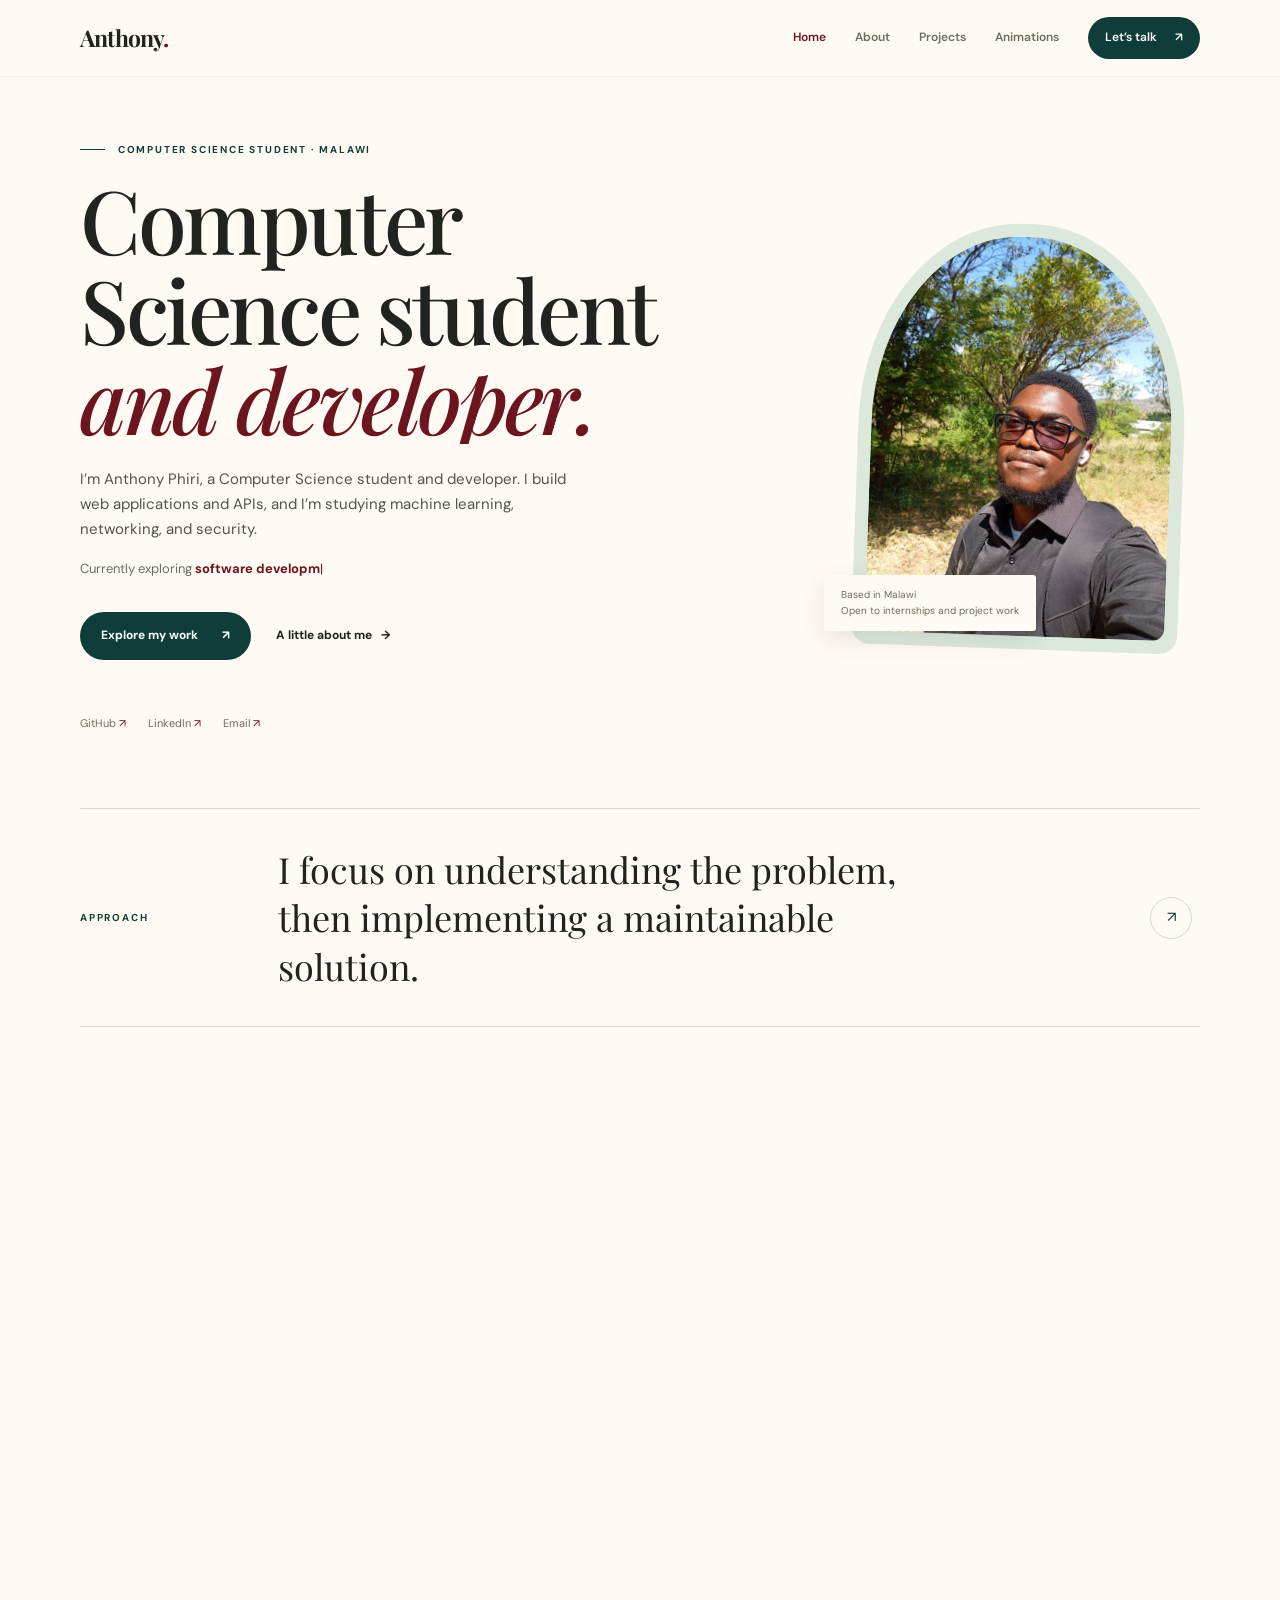
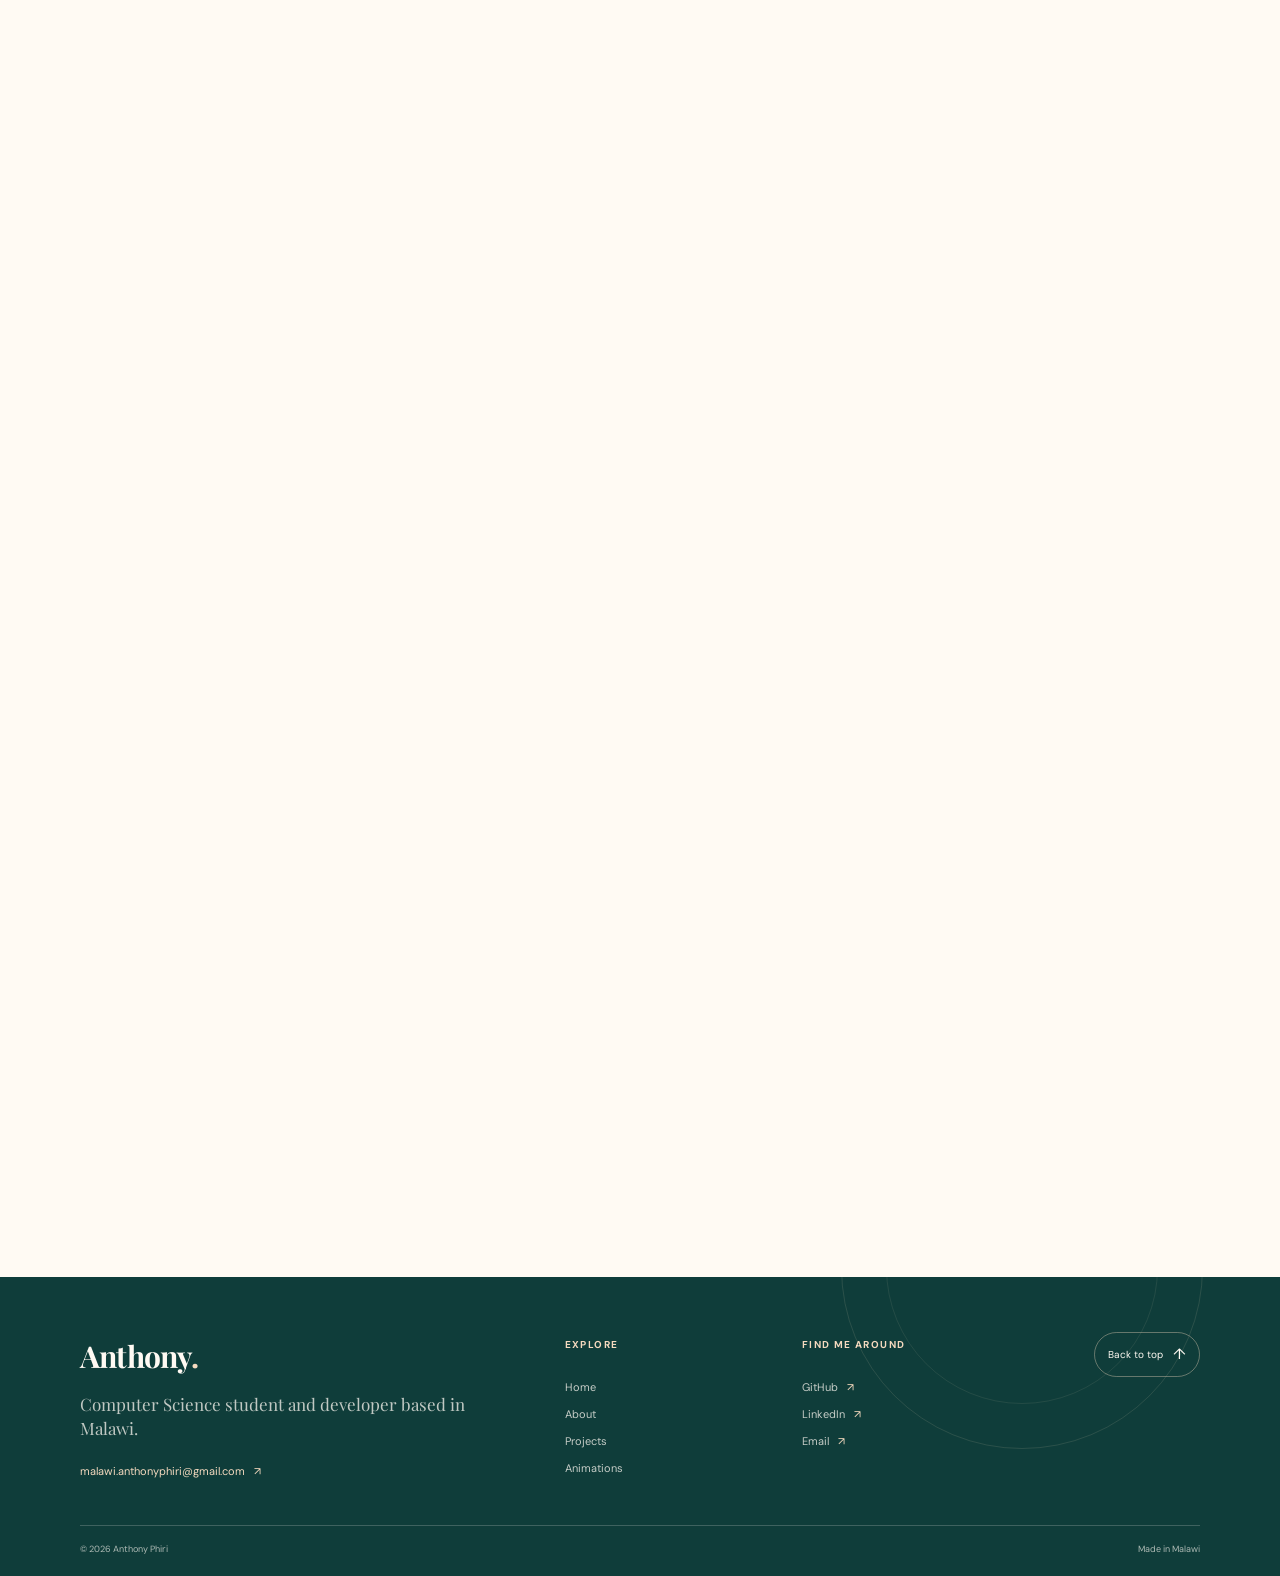
<file: index.html>
<!DOCTYPE html>
<html lang="en">
<head>
    <meta charset="UTF-8">
    <meta name="viewport" content="width=device-width, initial-scale=1.0">
    <meta name="theme-color" content="#f5dabf">
    <meta name="description" content="The portfolio of Anthony Phiri, a Computer Science student and software developer in Malawi.">
    <link rel="preconnect" href="https://fonts.googleapis.com">
    <link rel="preconnect" href="https://fonts.gstatic.com" crossorigin>
    <link href="https://fonts.googleapis.com/css2?family=DM+Sans:wght@400;500;600;700&family=Playfair+Display:ital,wght@0,500;0,600;0,700;1,500;1,600&display=swap" rel="stylesheet">
    <link rel="stylesheet" href="css/style.css">
    <script src="js/script.js" defer></script>
    <title>Anthony Phiri — Computer Science &amp; Software</title>
</head>
<body>
    <a class="skip-link" href="#main">Skip to content</a>
    <header class="site-header">
        <nav class="nav-shell" aria-label="Main navigation">
            <a class="brand" href="index.html" aria-label="Anthony Phiri home">Anthony<span>.</span></a>
            <button class="menu-toggle" type="button" aria-expanded="false" aria-controls="primary-menu" aria-label="Open navigation">
                <span></span><span></span>
            </button>
            <div class="nav-links" id="primary-menu">
                <a class="nav-link active" aria-current="page" href="index.html">Home</a>
                <a class="nav-link" href="about.html">About</a>
                <a class="nav-link" href="projects.html">Projects</a>
                <a class="nav-link" href="animations.html">Animations</a>
                <a class="nav-cta" href="about.html#contact">Let’s talk <span aria-hidden="true">↗</span></a>
            </div>
        </nav>
    </header>

    <main id="main">
        <section class="hero page-width hero-entrance">
            <div class="hero-copy">
                <p class="eyebrow"><span class="eyebrow-line"></span> Computer Science student · Malawi</p>
                <h1>Computer Science student<br><em>and developer.</em></h1>
                <p class="hero-intro">I’m Anthony Phiri, a Computer Science student and developer. I build web applications and APIs, and I’m studying machine learning, networking, and security.</p>
                <p class="role-line">Currently exploring <span class="typing-text" data-roles="software development, web experiences, machine learning, networking"></span><span class="typing-cursor" aria-hidden="true">|</span></p>
                <div class="hero-actions">
                    <a class="button button-dark" href="projects.html">Explore my work <span aria-hidden="true">↗</span></a>
                    <a class="text-link" href="about.html">A little about me <span aria-hidden="true">→</span></a>
                </div>
                <div class="hero-socials" aria-label="Social profiles">
                    <a href="https://github.com/Anthony-Phiri-533-MW" target="_blank" rel="noreferrer">GitHub <span aria-hidden="true">↗</span></a>
                    <a href="https://www.linkedin.com/in/anthonyphiri533" target="_blank" rel="noreferrer">LinkedIn <span aria-hidden="true">↗</span></a>
                    <a href="mailto:malawi.anthonyphiri@gmail.com">Email <span aria-hidden="true">↗</span></a>
                </div>
            </div>
            <div class="hero-art">
                <div class="portrait-frame">
                    <img class="portrait-image" src="images/personal.jpg" alt="Anthony Phiri outdoors in Malawi" fetchpriority="high">
                </div>
                <div class="hero-note">Based in Malawi<br>Open to internships and project work</div>
            </div>
        </section>

        <section class="intro-strip page-width" data-reveal>
            <p class="eyebrow">Approach</p>
            <p class="intro-statement">I focus on understanding the problem, then implementing a maintainable solution.</p>
            <a class="round-link" href="about.html" aria-label="Read more about Anthony">↗</a>
        </section>

        <section class="home-grid page-width section-space">
            <article class="feature-panel green-panel" data-reveal>
                <span class="learning-orbit" aria-hidden="true"></span>
                <p class="eyebrow">01 / What I’m learning</p>
                <h2>Computer Science<br>coursework and projects.</h2>
                <p>At DMI St John the Baptist University, I study software engineering, artificial intelligence, cybersecurity, and networks.</p>
                <a class="panel-link" href="about.html#education">My learning journey <span aria-hidden="true">→</span></a>
            </article>
            <article class="feature-panel burgundy-panel" data-reveal>
                <p class="eyebrow">02 / What I make</p>
                <h2>Selected software<br>projects.</h2>
                <p>Academic and personal projects, including web applications, APIs, and machine learning experiments.</p>
                <a class="panel-link" href="projects.html">Selected projects <span aria-hidden="true">→</span></a>
            </article>
        </section>

        <section class="focus-section page-width section-space" data-reveal>
            <div class="section-heading">
                <div><p class="eyebrow">Areas of interest</p><h2>What I’m studying</h2></div>
                <p class="section-aside">Topics I am currently learning and applying.</p>
            </div>
            <div class="focus-list">
                <a href="projects.html" class="focus-item"><span>01</span><strong>Software development</strong><span>Designing practical digital tools</span><b aria-hidden="true">↗</b></a>
                <a href="projects.html" class="focus-item"><span>02</span><strong>Artificial intelligence</strong><span>Learning from data, responsibly</span><b aria-hidden="true">↗</b></a>
                <a href="projects.html" class="focus-item"><span>03</span><strong>Networking &amp; security</strong><span>Building connected, resilient systems</span><b aria-hidden="true">↗</b></a>
            </div>
        </section>

        <section class="life-gallery page-width" aria-labelledby="life-gallery-heading">
            <div class="life-gallery-heading" data-reveal>
                <p class="eyebrow">Outside work</p>
                <h2 id="life-gallery-heading">Outside the screen</h2>
                <p>I spend time outdoors and value collaboration and community involvement.</p>
            </div>
            <figure class="life-photo life-photo-outdoors" data-reveal>
                <img src="images/keep-curious.jpg" alt="Anthony enjoying an outdoor day on campus" loading="lazy">
                <figcaption><span>01 / Keep curious</span><span>A change of perspective</span></figcaption>
            </figure>
            <figure class="life-photo life-photo-community" data-reveal>
                <img src="images/about.jpg" alt="Anthony and friends taking part in a community planting activity" loading="lazy">
                <figcaption><span>02 / Grow together</span><span>Community makes a difference</span></figcaption>
            </figure>
        </section>

        <section class="contact-banner page-width" data-reveal>
            <div><p class="eyebrow">Contact</p><h2>Open to projects and internships.</h2></div>
            <a class="button button-light" href="about.html#contact">Get in touch <span aria-hidden="true">↗</span></a>
        </section>
    </main>

    <footer class="site-footer">
        <div class="footer-shell page-width">
            <div class="footer-main">
                <div class="footer-intro">
                    <a class="brand footer-brand" href="index.html">Anthony<span>.</span></a>
                    <p>Computer Science student and developer based in Malawi.</p>
                    <a class="footer-email" href="mailto:malawi.anthonyphiri@gmail.com">malawi.anthonyphiri@gmail.com <span aria-hidden="true">↗</span></a>
                </div>
                <nav class="footer-nav" aria-label="Footer navigation">
                    <h2>Explore</h2>
                    <a href="index.html">Home</a><a href="about.html">About</a><a href="projects.html">Projects</a><a href="animations.html">Animations</a>
                </nav>
                <div class="footer-connect">
                    <h2>Find me around</h2>
                    <a href="https://github.com/Anthony-Phiri-533-MW" target="_blank" rel="noreferrer">GitHub <span aria-hidden="true">↗</span></a>
                    <a href="https://www.linkedin.com/in/anthonyphiri533" target="_blank" rel="noreferrer">LinkedIn <span aria-hidden="true">↗</span></a>
                    <a href="mailto:malawi.anthonyphiri@gmail.com">Email <span aria-hidden="true">↗</span></a>
                </div>
                <a class="back-to-top" href="#main">Back to top <span aria-hidden="true">↑</span></a>
            </div>
            <div class="footer-bottom">
                <small>© <span data-year></span> Anthony Phiri</small>
                <span>Made in Malawi</span>
            </div>
        </div>
    </footer>
</body>
</html>
</file>
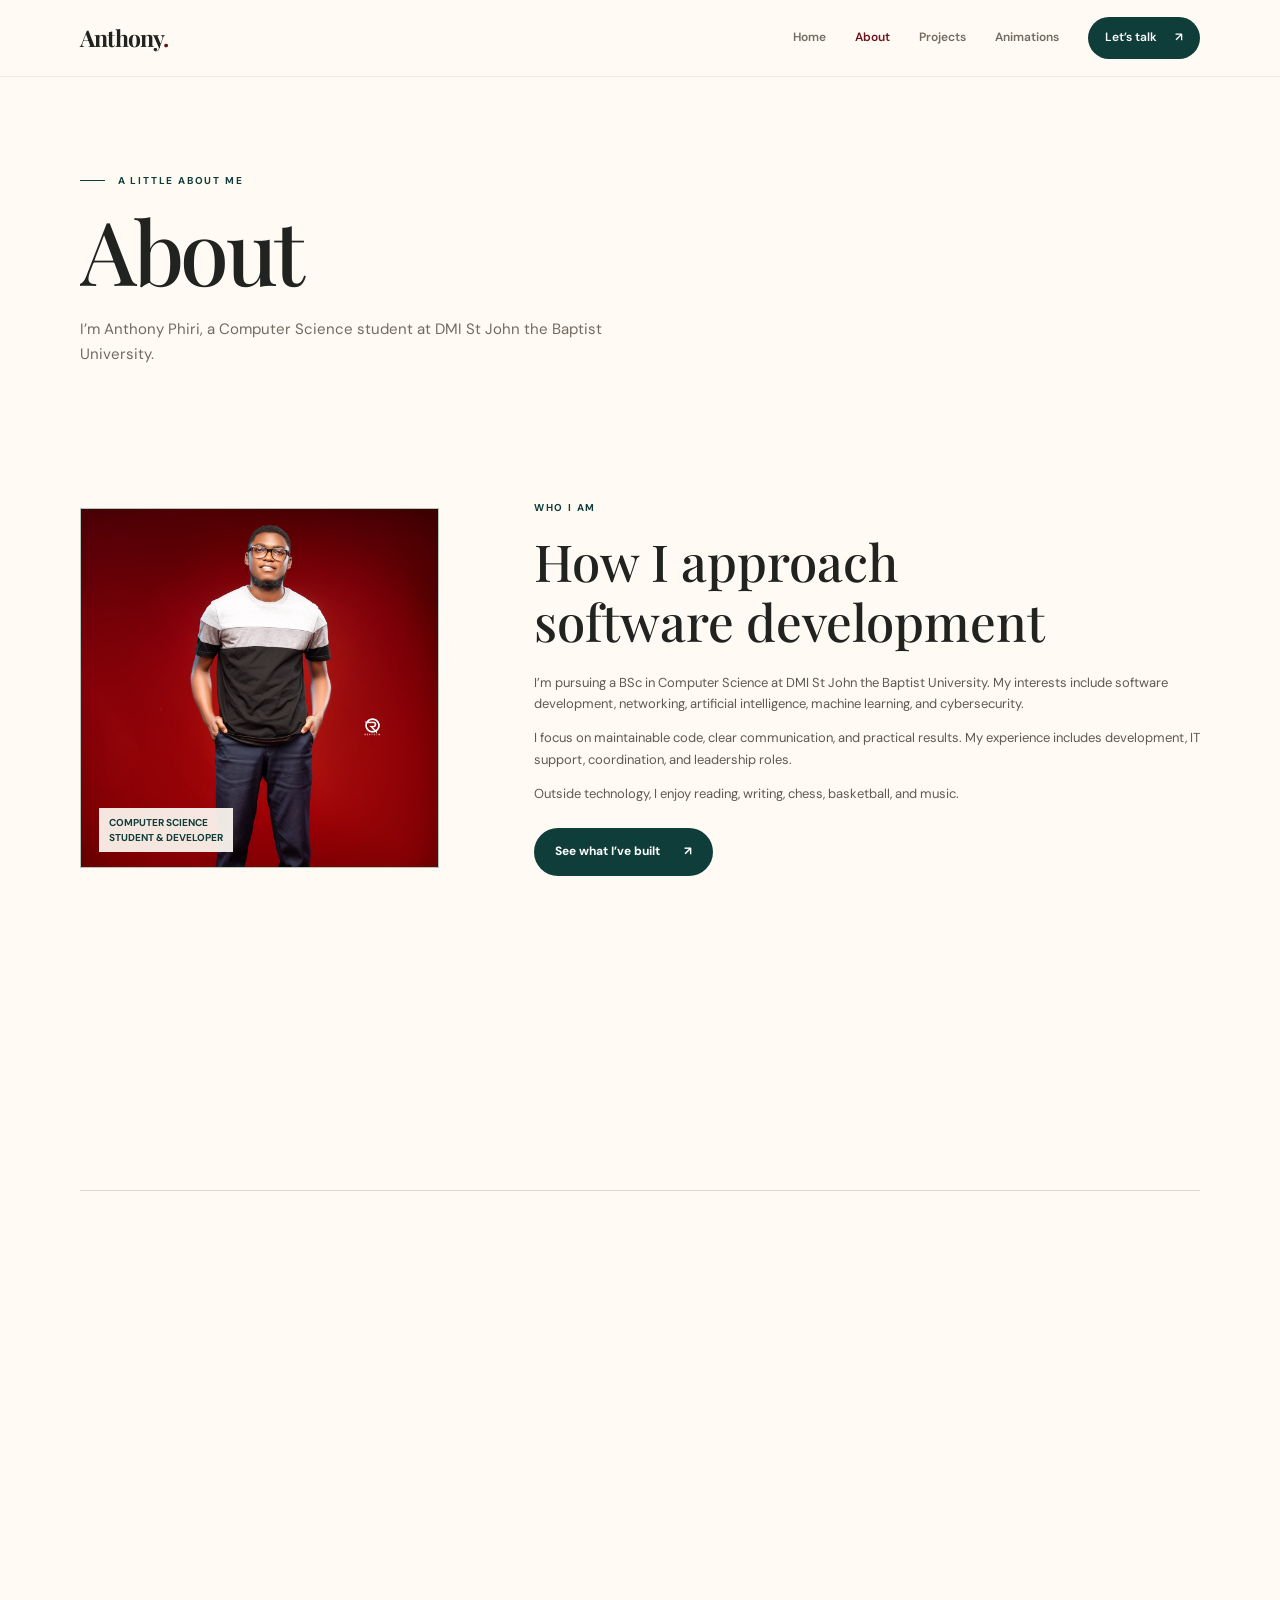
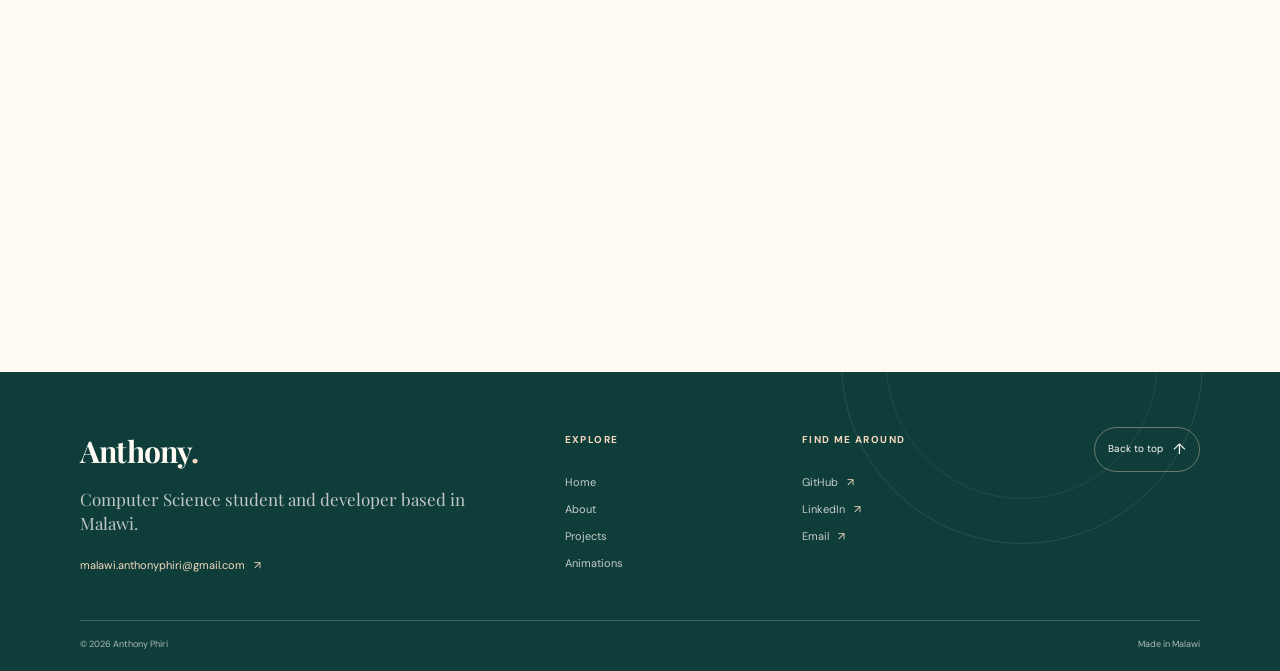
<file: about.html>
<!DOCTYPE html>
<html lang="en">
<head>
    <meta charset="UTF-8">
    <meta name="viewport" content="width=device-width, initial-scale=1.0">
    <meta name="theme-color" content="#f5dabf">
    <meta name="description" content="Learn about Anthony Phiri's education, experience, career goals, skills, and interests.">
    <link rel="preconnect" href="https://fonts.googleapis.com">
    <link rel="preconnect" href="https://fonts.gstatic.com" crossorigin>
    <link href="https://fonts.googleapis.com/css2?family=DM+Sans:wght@400;500;600;700&family=Playfair+Display:ital,wght@0,500;0,600;0,700;1,500;1,600&display=swap" rel="stylesheet">
    <link rel="stylesheet" href="css/style.css">
    <script src="js/script.js" defer></script>
    <title>About — Anthony Phiri</title>
</head>
<body>
    <a class="skip-link" href="#main">Skip to content</a>
    <header class="site-header"><nav class="nav-shell" aria-label="Main navigation">
        <a class="brand" href="index.html" aria-label="Anthony Phiri home">Anthony<span>.</span></a>
        <button class="menu-toggle" type="button" aria-expanded="false" aria-controls="primary-menu" aria-label="Open navigation"><span></span><span></span></button>
        <div class="nav-links" id="primary-menu">
            <a class="nav-link" href="index.html">Home</a><a class="nav-link active" aria-current="page" href="about.html">About</a>
            <a class="nav-link" href="projects.html">Projects</a><a class="nav-link" href="animations.html">Animations</a>
            <a class="nav-cta" href="#contact">Let’s talk <span aria-hidden="true">↗</span></a>
        </div>
    </nav></header>

    <main id="main">
        <section class="page-hero page-width hero-entrance">
            <p class="eyebrow"><span class="eyebrow-line"></span> A little about me</p>
            <h1>About</h1>
            <p class="page-lede">I’m Anthony Phiri, a Computer Science student at DMI St John the Baptist University.</p>
        </section>

        <section class="about-intro page-width section-space">
            <div class="about-monogram" data-reveal><img class="about-portrait" src="images/about-portrait.jpg" alt="Anthony Phiri in a studio portrait"><p>Computer Science<br>Student &amp; Developer</p></div>
            <div class="about-copy" data-reveal>
                <p class="eyebrow">Who I am</p>
                <h2>How I approach software development</h2>
                <p>I’m pursuing a BSc in Computer Science at DMI St John the Baptist University. My interests include software development, networking, artificial intelligence, machine learning, and cybersecurity.</p>
                <p>I focus on maintainable code, clear communication, and practical results. My experience includes development, IT support, coordination, and leadership roles.</p>
                <p>Outside technology, I enjoy reading, writing, chess, basketball, and music.</p>
                <a class="button button-dark" href="projects.html">See what I’ve built <span aria-hidden="true">↗</span></a>
            </div>
        </section>

        <section class="page-width section-space" id="experience">
            <div class="section-heading" data-reveal><div><p class="eyebrow">Experience &amp; service</p><h2>Experience</h2></div><p class="section-aside">A mix of technical work, teamwork, and community.</p></div>
            <div class="timeline">
                <article class="timeline-item" data-reveal><span class="timeline-date">2025 — present</span><div><h3>Kweza Digital Solutions</h3><p>Software engineering, web development, client support, and technical writing.</p></div><span class="timeline-type">Development</span></article>
                <article class="timeline-item" data-reveal><span class="timeline-date">2026 · Jan — Mar</span><div><h3>IT Intern · Shake Solutions</h3><p>IT support, web development, networking, and client support.</p></div><span class="timeline-type">Internship</span></article>
                <article class="timeline-item" data-reveal><span class="timeline-date">2026 · Jul — Sep</span><div><h3>Intern · MHub</h3><p>Software development, technical support, web development, and presentations.</p></div><span class="timeline-type">Internship</span></article>
                <article class="timeline-item" data-reveal><span class="timeline-date">2025 — present</span><div><h3>Board Member &amp; CTO · Oasis Tech and Capital</h3><p>Contributing technical and organisational leadership.</p></div><span class="timeline-type">Leadership</span></article>
                <article class="timeline-item" data-reveal><span class="timeline-date">2025 · Jun — present</span><div><h3>Computer Science Club · DMI St John the Baptist University</h3><p>Secretary and project coordinator.</p></div><span class="timeline-type">Community</span></article>
                <article class="timeline-item" data-reveal><span class="timeline-date">2023 — 2026</span><div><h3>Freelance</h3><p>Independent development and creative work.</p></div><span class="timeline-type">Independent</span></article>
            </div>
        </section>

        <section class="page-width section-space" id="education">
            <div class="section-heading" data-reveal><div><p class="eyebrow">Education</p><h2>My learning path</h2></div><p class="section-aside">Formal study and continued self-learning.</p></div>
            <div class="table-wrap" data-reveal>
                <table>
                    <thead><tr><th scope="col">Institution</th><th scope="col">Qualification / programme</th><th scope="col">Period</th></tr></thead>
                    <tbody>
                        <tr><td>DMI St John the Baptist University</td><td>BSc Computer Science · in progress</td><td>2024 — 2028</td></tr>
                        <tr><td>University of Malawi</td><td>BSc Computer Science · studies discontinued</td><td>2021 — 2023</td></tr>
                        <tr><td>Loyola Jesuit Secondary School</td><td>Secondary education</td><td>2015 — 2019</td></tr>
                        <tr><td>Kamuzu Barracks FP School</td><td>Primary education</td><td>2008 — 2015</td></tr>
                    </tbody>
                </table>
            </div>
            <div class="certification-row" data-reveal><p class="eyebrow">Additional learning</p><p><strong>Kaggle:</strong> Python, Introduction to Machine Learning, Intermediate Machine Learning, Computer Vision <span>·</span> <strong>WorldQuant University:</strong> Computer Vision Certification, in progress</p></div>
        </section>

        <section class="skills-section page-width section-space">
            <div class="section-heading" data-reveal><div><p class="eyebrow">Tools and skills</p><h2>Technical skills</h2></div></div>
            <div class="skills-grid">
                <article class="skill-card" data-reveal><span>01</span><h3>Programming</h3><p>HTML, CSS, JavaScript, TypeScript, Python, Java, C, C++</p></article>
                <article class="skill-card" data-reveal><span>02</span><h3>Software &amp; platforms</h3><p>Git, GitHub, Linux, Windows, Docker, databases, Android development</p></article>
                <article class="skill-card" data-reveal><span>03</span><h3>Systems &amp; research</h3><p>Networking, cybersecurity, digital forensics, machine learning, AI</p></article>
                <article class="skill-card" data-reveal><span>04</span><h3>Working together</h3><p>Technical writing, presentations, troubleshooting, collaboration, and agile practices</p></article>
            </div>
        </section>

        <section class="career-section page-width section-space" id="career-goals">
            <div class="section-heading" data-reveal>
                <div><p class="eyebrow">Career goals</p><h2>Professional goals</h2></div>
                <p class="section-aside">My plans for study, research, and professional work.</p>
            </div>
            <div class="career-goals-group">
                <h3 class="career-group-title" data-reveal>Short-term goals</h3>
                <div class="career-grid">
                    <article class="career-card" data-reveal><span>01</span><h4>Complete my degree</h4><p>Complete my BSc in Computer Science with excellent grades and a strong foundation for the work ahead.</p></article>
                    <article class="career-card" data-reveal><span>02</span><h4>Share research and ideas</h4><p>Publish research papers and articles in reputable journals and conferences, contributing to conversations in my fields of interest.</p></article>
                    <article class="career-card" data-reveal><span>03</span><h4>Keep building my portfolio</h4><p>Continue developing projects that demonstrate my skills, knowledge, and ability to solve practical problems.</p></article>
                    <article class="career-card" data-reveal><span>04</span><h4>Learn from the tech community</h4><p>Connect with industry professionals to build relationships, exchange ideas, and learn from their experience.</p></article>
                </div>
            </div>
            <div class="career-goals-group">
                <h3 class="career-group-title" data-reveal>Long-term aspirations</h3>
                <div class="career-grid">
                    <article class="career-card" data-reveal><span>01</span><h4>Keep growing in technology</h4><p>Continuously strengthen my skills and stay current with advances in computer science and technology.</p></article>
                    <article class="career-card" data-reveal><span>02</span><h4>Give back through open source</h4><p>Contribute to open-source projects and share what I learn with the wider technology community.</p></article>
                    <article class="career-card" data-reveal><span>03</span><h4>Pursue advanced study</h4><p>Explore a master’s degree, a PhD, and specialized certifications to deepen my expertise in areas I care about.</p></article>
                    <article class="career-card" data-reveal><span>04</span><h4>Solve meaningful problems</h4><p>Build software that addresses practical problems in education, health, or local business.</p></article>
                    <article class="career-card" data-reveal><span>05</span><h4>Advance responsible AI</h4><p>Study and apply machine learning methods with attention to data quality and evaluation.</p></article>
                    <article class="career-card" data-reveal><span>06</span><h4>Support a greener future</h4><p>Learn about energy-efficient software and sustainable computing practices.</p></article>
                    <article class="career-card" data-reveal><span>07</span><h4>Encourage innovation and opportunity</h4><p>Participate in student technology communities and share learning resources.</p></article>
                </div>
            </div>
        </section>

        <section class="contact-section page-width section-space" id="contact">
            <div class="contact-copy" data-reveal><p class="eyebrow">Contact</p><h2>Get in touch</h2><p>Interested in a project, internship, or a conversation about technology? I’d be glad to hear from you.</p>
                <a class="contact-detail" href="mailto:malawi.anthonyphiri@gmail.com">malawi.anthonyphiri@gmail.com <span aria-hidden="true">↗</span></a>
                <a class="contact-detail" href="https://github.com/Anthony-Phiri-533-MW" target="_blank" rel="noreferrer">GitHub · Anthony-Phiri-533-MW <span aria-hidden="true">↗</span></a>
                <a class="contact-detail" href="https://www.linkedin.com/in/anthonyphiri533" target="_blank" rel="noreferrer">LinkedIn · AnthonyPhiri533 <span aria-hidden="true">↗</span></a>
            </div>
            <form class="contact-form" data-contact-form data-reveal>
                <label for="contact-name">Your name</label><input id="contact-name" name="name" autocomplete="name" required>
                <label for="contact-email">Your email</label><input id="contact-email" name="email" type="email" autocomplete="email" required>
                <label for="contact-message">What would you like to discuss?</label><textarea id="contact-message" name="message" rows="4" required></textarea>
                <button class="button button-dark" type="submit">Open email <span aria-hidden="true">↗</span></button>
                <p class="form-note" aria-live="polite">This form opens your email app with your message ready to send.</p>
            </form>
        </section>
    </main>
    <footer class="site-footer">
        <div class="footer-shell page-width">
            <div class="footer-main">
                <div class="footer-intro"><a class="brand footer-brand" href="index.html">Anthony<span>.</span></a><p>Computer Science student and developer based in Malawi.</p><a class="footer-email" href="mailto:malawi.anthonyphiri@gmail.com">malawi.anthonyphiri@gmail.com <span aria-hidden="true">↗</span></a></div>
                <nav class="footer-nav" aria-label="Footer navigation"><h2>Explore</h2><a href="index.html">Home</a><a href="about.html">About</a><a href="projects.html">Projects</a><a href="animations.html">Animations</a></nav>
                <div class="footer-connect"><h2>Find me around</h2><a href="https://github.com/Anthony-Phiri-533-MW" target="_blank" rel="noreferrer">GitHub <span aria-hidden="true">↗</span></a><a href="https://www.linkedin.com/in/anthonyphiri533" target="_blank" rel="noreferrer">LinkedIn <span aria-hidden="true">↗</span></a><a href="mailto:malawi.anthonyphiri@gmail.com">Email <span aria-hidden="true">↗</span></a></div>
                <a class="back-to-top" href="#main">Back to top <span aria-hidden="true">↑</span></a>
            </div>
            <div class="footer-bottom"><small>© <span data-year></span> Anthony Phiri</small><span>Made in Malawi</span></div>
        </div>
    </footer>
</body>
</html>
</file>
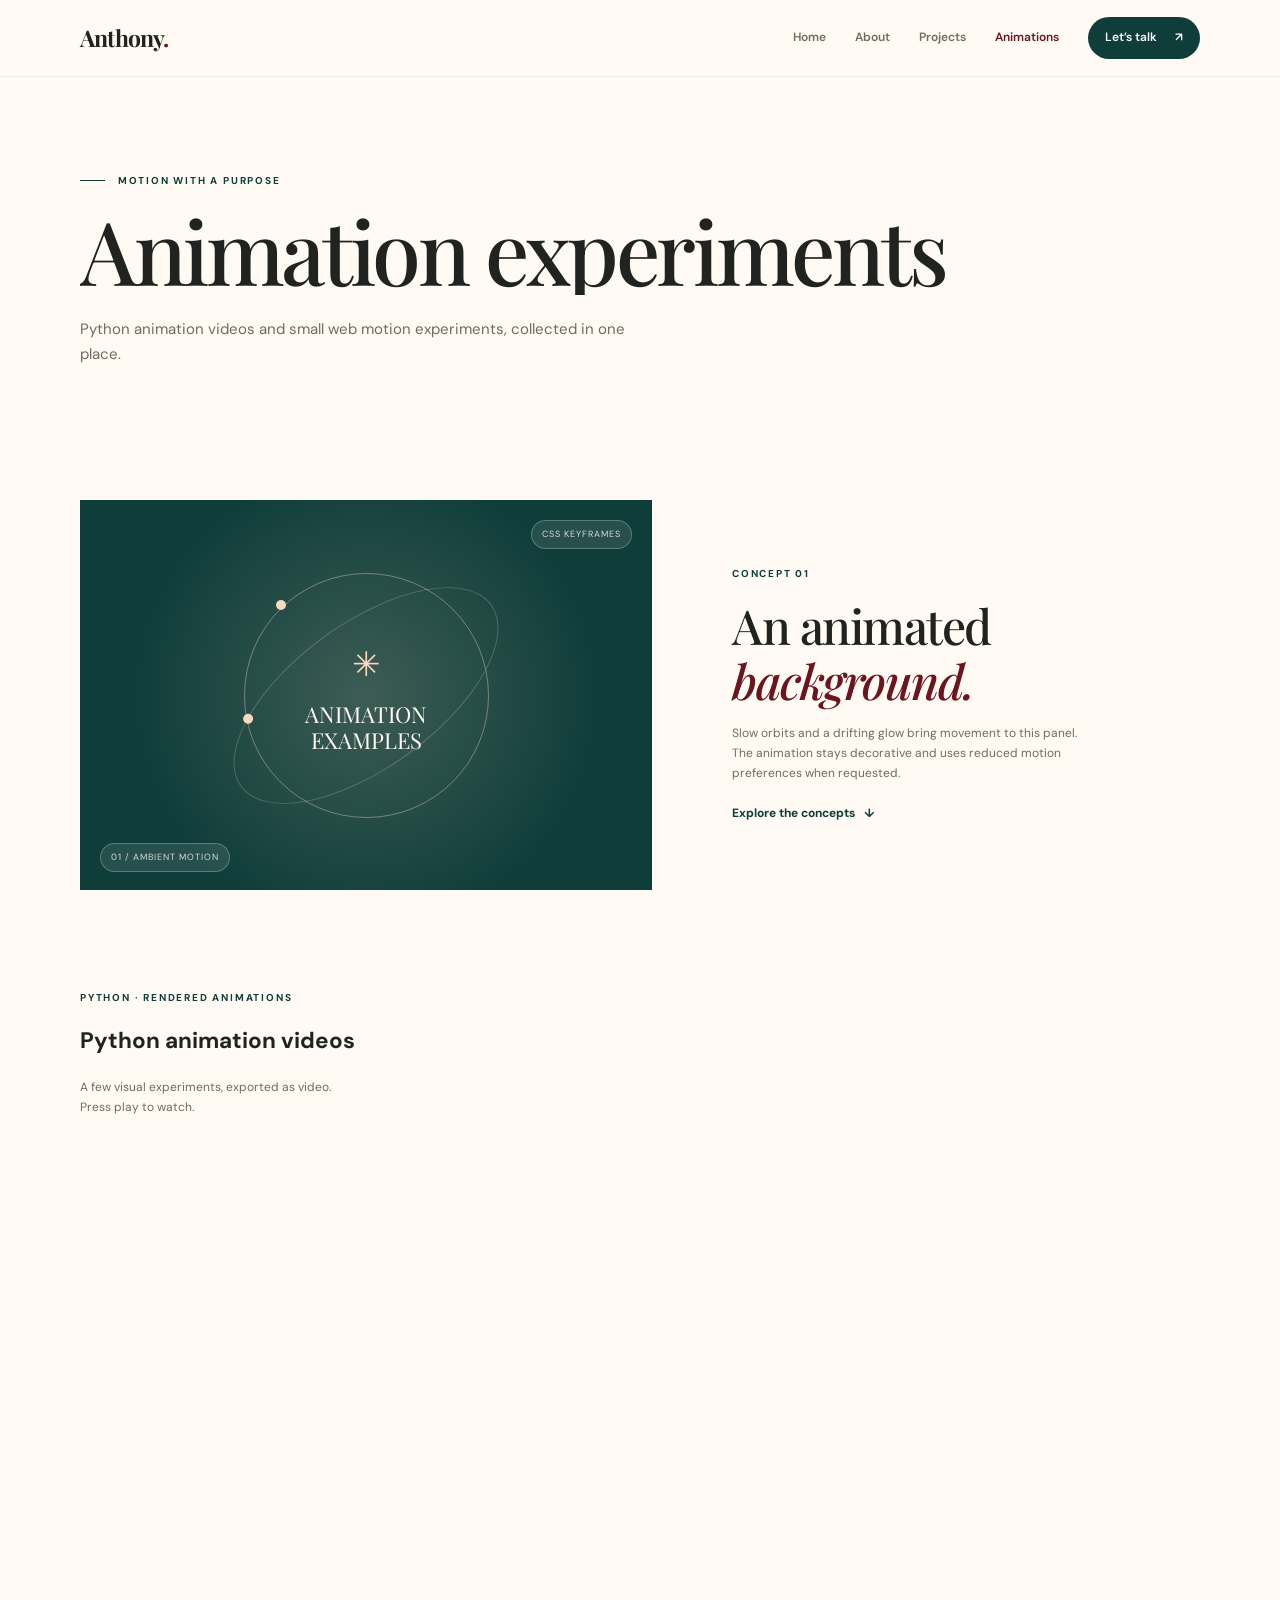
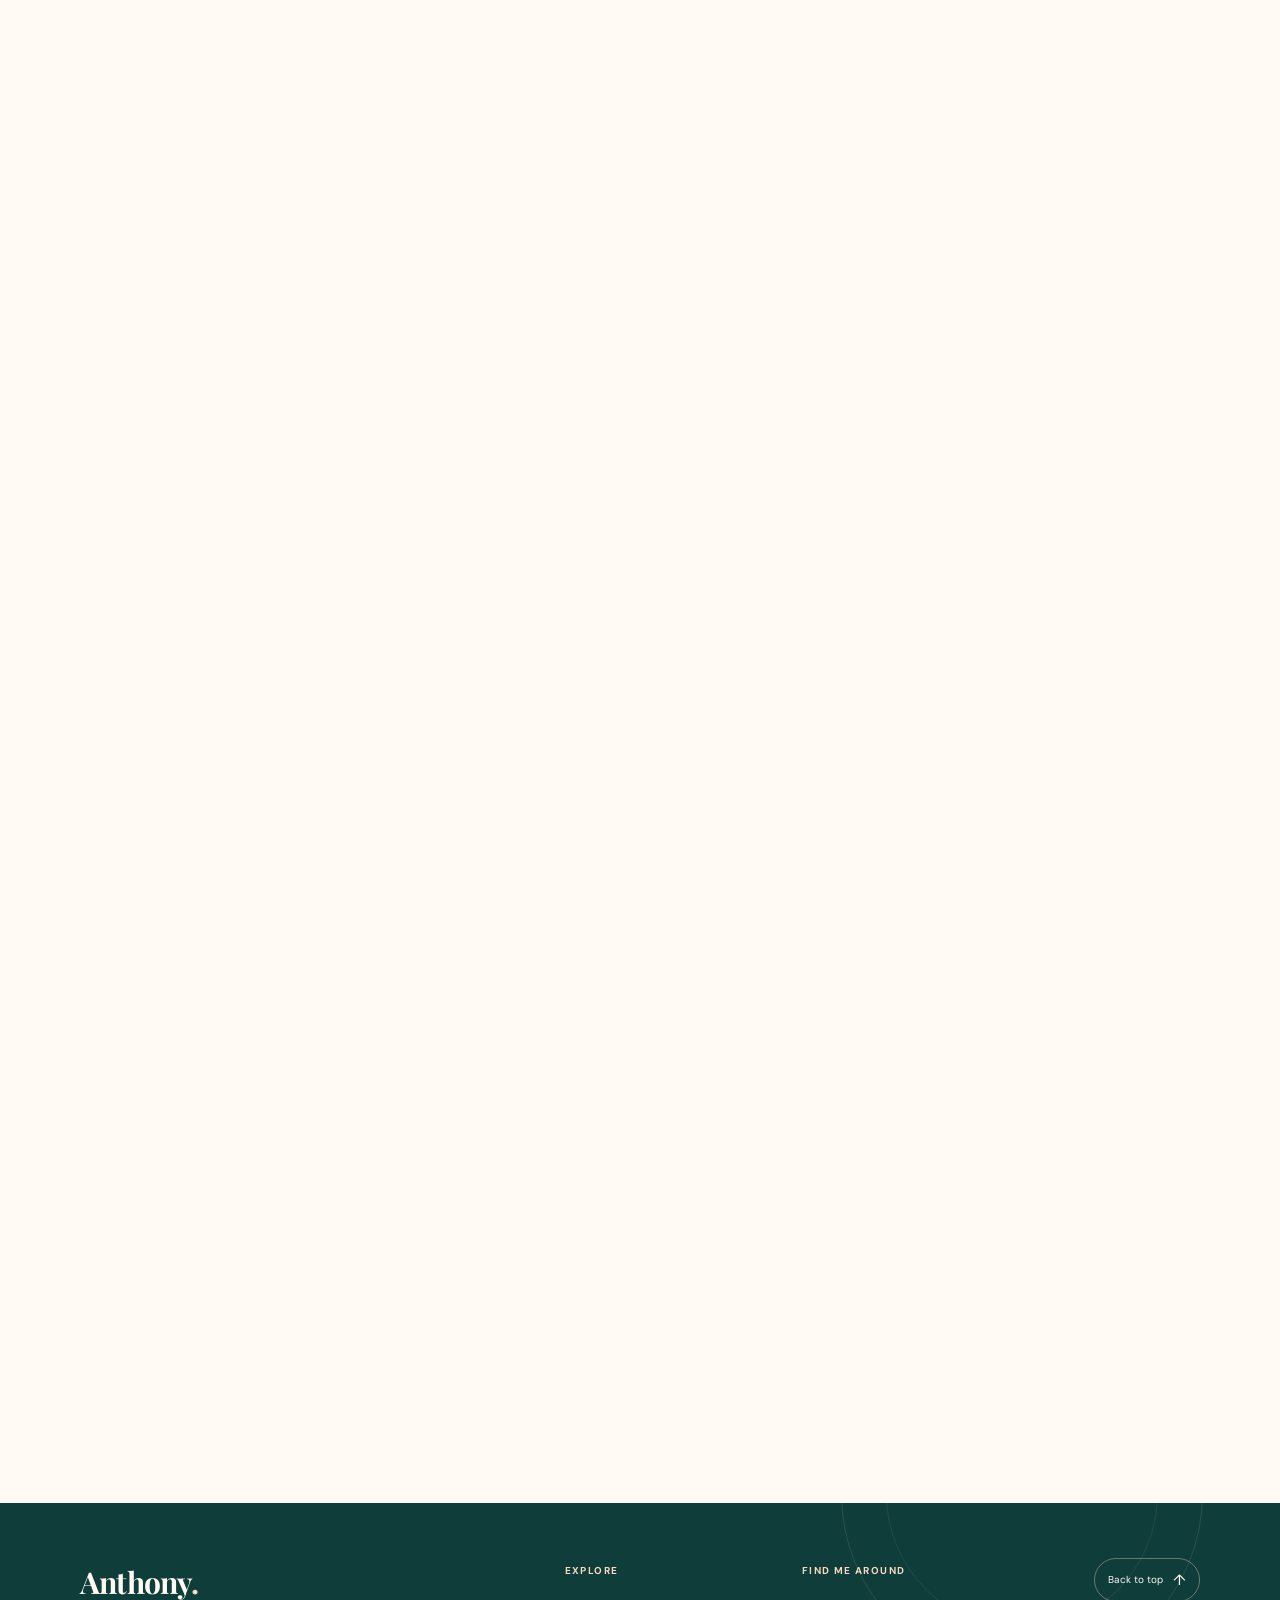
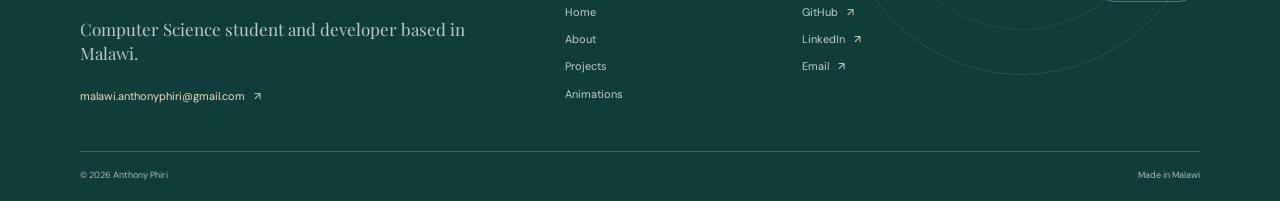
<file: animations.html>
<!DOCTYPE html>
<html lang="en">
<head>
    <meta charset="UTF-8">
    <meta name="viewport" content="width=device-width, initial-scale=1.0">
    <meta name="theme-color" content="#f5dabf">
    <meta name="description" content="An interactive showcase of CSS and JavaScript animation concepts by Anthony Phiri.">
    <link rel="preconnect" href="https://fonts.googleapis.com">
    <link rel="preconnect" href="https://fonts.gstatic.com" crossorigin>
    <link href="https://fonts.googleapis.com/css2?family=DM+Sans:wght@400;500;600;700&family=Playfair+Display:ital,wght@0,500;0,600;0,700;1,500;1,600&display=swap" rel="stylesheet">
    <link rel="stylesheet" href="css/style.css">
    <script src="js/script.js" defer></script>
    <title>Animations — Anthony Phiri</title>
</head>
<body class="animation-page">
    <a class="skip-link" href="#main">Skip to content</a>
    <header class="site-header"><nav class="nav-shell" aria-label="Main navigation">
        <a class="brand" href="index.html" aria-label="Anthony Phiri home">Anthony<span>.</span></a>
        <button class="menu-toggle" type="button" aria-expanded="false" aria-controls="primary-menu" aria-label="Open navigation"><span></span><span></span></button>
        <div class="nav-links" id="primary-menu">
            <a class="nav-link" href="index.html">Home</a><a class="nav-link" href="about.html">About</a>
            <a class="nav-link" href="projects.html">Projects</a><a class="nav-link active" aria-current="page" href="animations.html">Animations</a>
            <a class="nav-cta" href="about.html#contact">Let’s talk <span aria-hidden="true">↗</span></a>
        </div>
    </nav></header>

    <main id="main">
        <section class="page-hero page-width hero-entrance">
            <p class="eyebrow"><span class="eyebrow-line"></span> Motion with a purpose</p>
            <h1>Animation experiments</h1>
            <p class="page-lede">Python animation videos and small web motion experiments, collected in one place.</p>
        </section>
        <section class="animation-showcase page-width section-space">
            <div class="animation-stage" data-reveal>
                <div class="orbit orbit-one"></div><div class="orbit orbit-two"></div>
                <div class="stage-center"><span class="stage-star" aria-hidden="true">✳</span><p>ANIMATION<br>EXAMPLES</p></div>
                <span class="stage-label stage-label-one">01 / Ambient motion</span><span class="stage-label stage-label-two">CSS keyframes</span>
            </div>
            <div class="animation-description" data-reveal><p class="eyebrow">Concept 01</p><h2>An animated<br><em>background.</em></h2><p>Slow orbits and a drifting glow bring movement to this panel. The animation stays decorative and uses reduced motion preferences when requested.</p><a class="text-link" href="#concepts">Explore the concepts <span aria-hidden="true">↓</span></a></div>
        </section>
        <section class="animation-videos page-width" aria-labelledby="video-heading">
                <div><p class="eyebrow">Python · rendered animations</p><h2 id="video-heading">Python animation videos</h2></div>
                <p class="section-aside">A few visual experiments, exported as video. Press play to watch.</p>
            </div>
            <div class="video-grid">
                <article class="video-card" data-reveal>
                    <div class="video-frame"><video controls playsinline preload="metadata" aria-label="Software engineering patterns animation"><source src="animation%20videos/software%20engineering%20patterns%20animations.mp4" type="video/mp4">Your browser does not support embedded video.</video></div>
                    <div class="video-caption"><span>01 / Software engineering</span><h3>Patterns in practice</h3></div>
                </article>
                <article class="video-card" data-reveal>
                    <div class="video-frame"><video controls playsinline preload="metadata" aria-label="Sine wave animation"><source src="animation%20videos/sinewave%20animation.mp4" type="video/mp4">Your browser does not support embedded video.</video></div>
                    <div class="video-caption"><span>02 / Mathematics</span><h3>Sine wave</h3></div>
                </article>
                <article class="video-card" data-reveal>
                    <div class="video-frame"><video controls playsinline preload="metadata" aria-label="Drawing algorithms and computer graphics animation"><source src="animation%20videos/drwaing%20algorithms%20computer%20graohics.mp4" type="video/mp4">Your browser does not support embedded video.</video></div>
                    <div class="video-caption"><span>03 / Computer graphics</span><h3>Drawing algorithms</h3></div>
                </article>
            </div>
        </section>
        <section class="page-width section-space" id="concepts">
            <div class="section-heading" data-reveal><div><p class="eyebrow">A few techniques</p><h2>Motion, made useful</h2></div><p class="section-aside">Three or more distinct concepts, built with plain CSS and JavaScript.</p></div>
            <div class="concept-grid">
                <article class="concept-card concept-typing" data-reveal><span class="concept-number">01</span><p class="eyebrow">Animated text</p><h3>I’m exploring<br><span class="typing-text" data-roles="software development, web experiences, machine learning, networking"></span><span class="typing-cursor" aria-hidden="true">|</span></h3><p>JavaScript cycles through areas of interest, character by character.</p></article>
                <article class="concept-card concept-hover" data-reveal><span class="concept-number">02</span><p class="eyebrow">Hover interaction</p><h3>Hover states</h3><p>Move your pointer over this card to see a gentle lift, or focus it with a keyboard.</p><a class="letter-link" href="projects.html" aria-label="Explore the projects"><span class="letter-tile" data-next="I" aria-hidden="true">B</span><span class="letter-tile" data-next="D" aria-hidden="true">U</span><span class="letter-tile" data-next="E" aria-hidden="true">I</span><span class="letter-tile" data-next="A" aria-hidden="true">L</span><span class="letter-tile" data-next="S" aria-hidden="true">D</span><span class="letter-arrow" aria-hidden="true">↗</span></a></article>
                <article class="concept-card concept-scroll scroll-reveal-demo" data-reveal><span class="concept-number">03</span><p class="eyebrow">Scroll reveal</p><h3>Reveal on scroll</h3><p>This panel fades, lifts, and rotates into view when you scroll it into the viewport.</p><span class="reveal-pill">Intersection Observer</span></article>
                <article class="concept-card concept-progress" data-reveal><span class="concept-number">04</span><p class="eyebrow">Animated indicators</p><h3>Progress indicators</h3><p>Decorative progress lines show learning areas, not fixed claims of proficiency.</p><div class="progress-list"><div><span>Web development</span><i style="--level: 76%"></i></div><div><span>Machine learning</span><i style="--level: 58%"></i></div><div><span>Networking</span><i style="--level: 64%"></i></div></div></article>
            </div>
            <div class="carousel-showcase" data-reveal>
                <div class="carousel-copy">
                    <p class="eyebrow">Concept 05 / 3D carousel</p>
                    <h3>Rotating carousel</h3>
                    <p>A rotating ring of learning themes adds a little motion to the ideas I keep coming back to.</p>
                </div>
                <div class="carousel-stage" role="img" aria-label="A rotating carousel of learning themes: build, learn, connect, explore, create, and share">
                    <div class="carousel-ring" aria-hidden="true">
                        <div class="carousel-card" style="--angle: 0deg">BUILD<span>01</span></div>
                        <div class="carousel-card" style="--angle: 60deg">LEARN<span>02</span></div>
                        <div class="carousel-card" style="--angle: 120deg">CONNECT<span>03</span></div>
                        <div class="carousel-card" style="--angle: 180deg">EXPLORE<span>04</span></div>
                        <div class="carousel-card" style="--angle: 240deg">CREATE<span>05</span></div>
                        <div class="carousel-card" style="--angle: 300deg">SHARE<span>06</span></div>
                    </div>
                    <span class="carousel-center" aria-hidden="true">✳</span>
                </div>
            </div>
        </section>
        <section class="contact-banner page-width" data-reveal><div><p class="eyebrow">Animations</p><h2>More experiments</h2></div><a class="button button-light" href="projects.html">Back to projects <span aria-hidden="true">↗</span></a></section>
    </main>
    <footer class="site-footer">
        <div class="footer-shell page-width">
            <div class="footer-main">
                <div class="footer-intro"><a class="brand footer-brand" href="index.html">Anthony<span>.</span></a><p>Computer Science student and developer based in Malawi.</p><a class="footer-email" href="mailto:malawi.anthonyphiri@gmail.com">malawi.anthonyphiri@gmail.com <span aria-hidden="true">↗</span></a></div>
                <nav class="footer-nav" aria-label="Footer navigation"><h2>Explore</h2><a href="index.html">Home</a><a href="about.html">About</a><a href="projects.html">Projects</a><a href="animations.html">Animations</a></nav>
                <div class="footer-connect"><h2>Find me around</h2><a href="https://github.com/Anthony-Phiri-533-MW" target="_blank" rel="noreferrer">GitHub <span aria-hidden="true">↗</span></a><a href="https://www.linkedin.com/in/anthonyphiri533" target="_blank" rel="noreferrer">LinkedIn <span aria-hidden="true">↗</span></a><a href="mailto:malawi.anthonyphiri@gmail.com">Email <span aria-hidden="true">↗</span></a></div>
                <a class="back-to-top" href="#main">Back to top <span aria-hidden="true">↑</span></a>
            </div>
            <div class="footer-bottom"><small>© <span data-year></span> Anthony Phiri</small><span>Made in Malawi</span></div>
        </div>
    </footer>
</body>
</html>
</file>
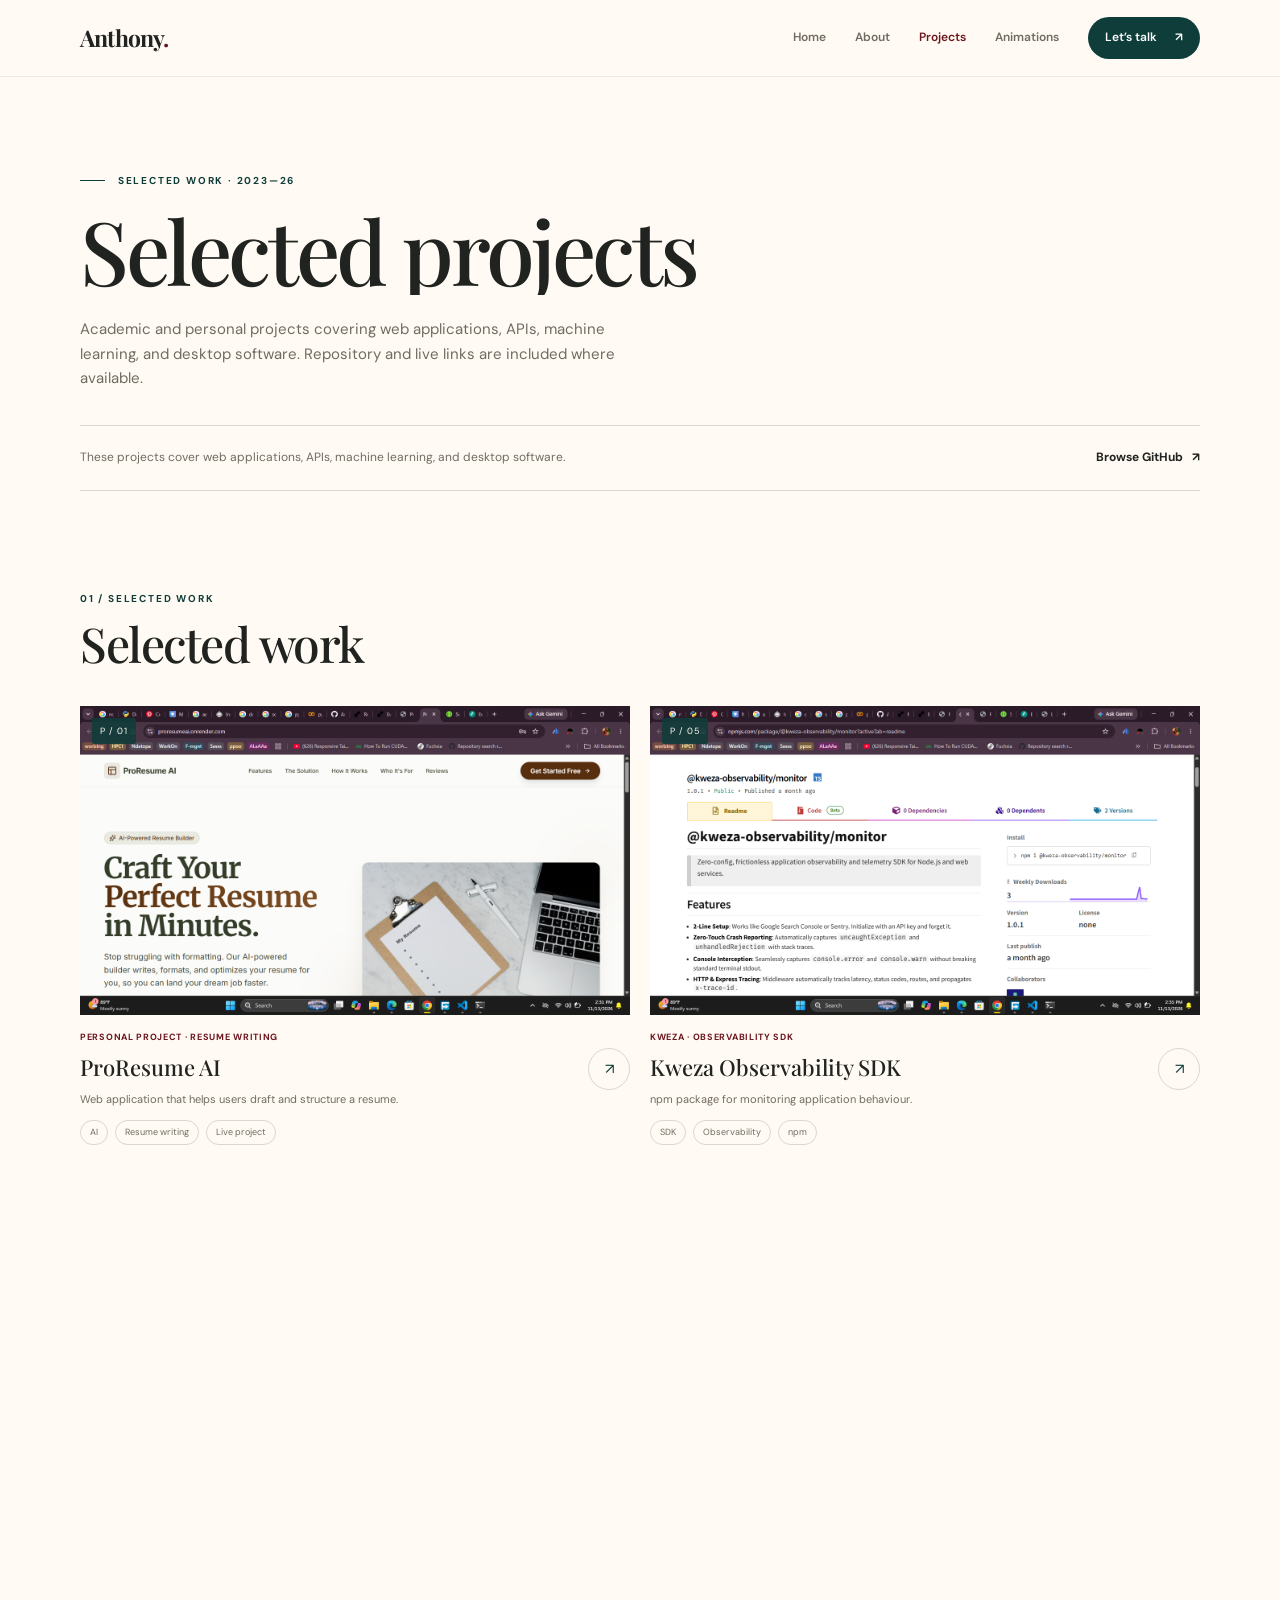
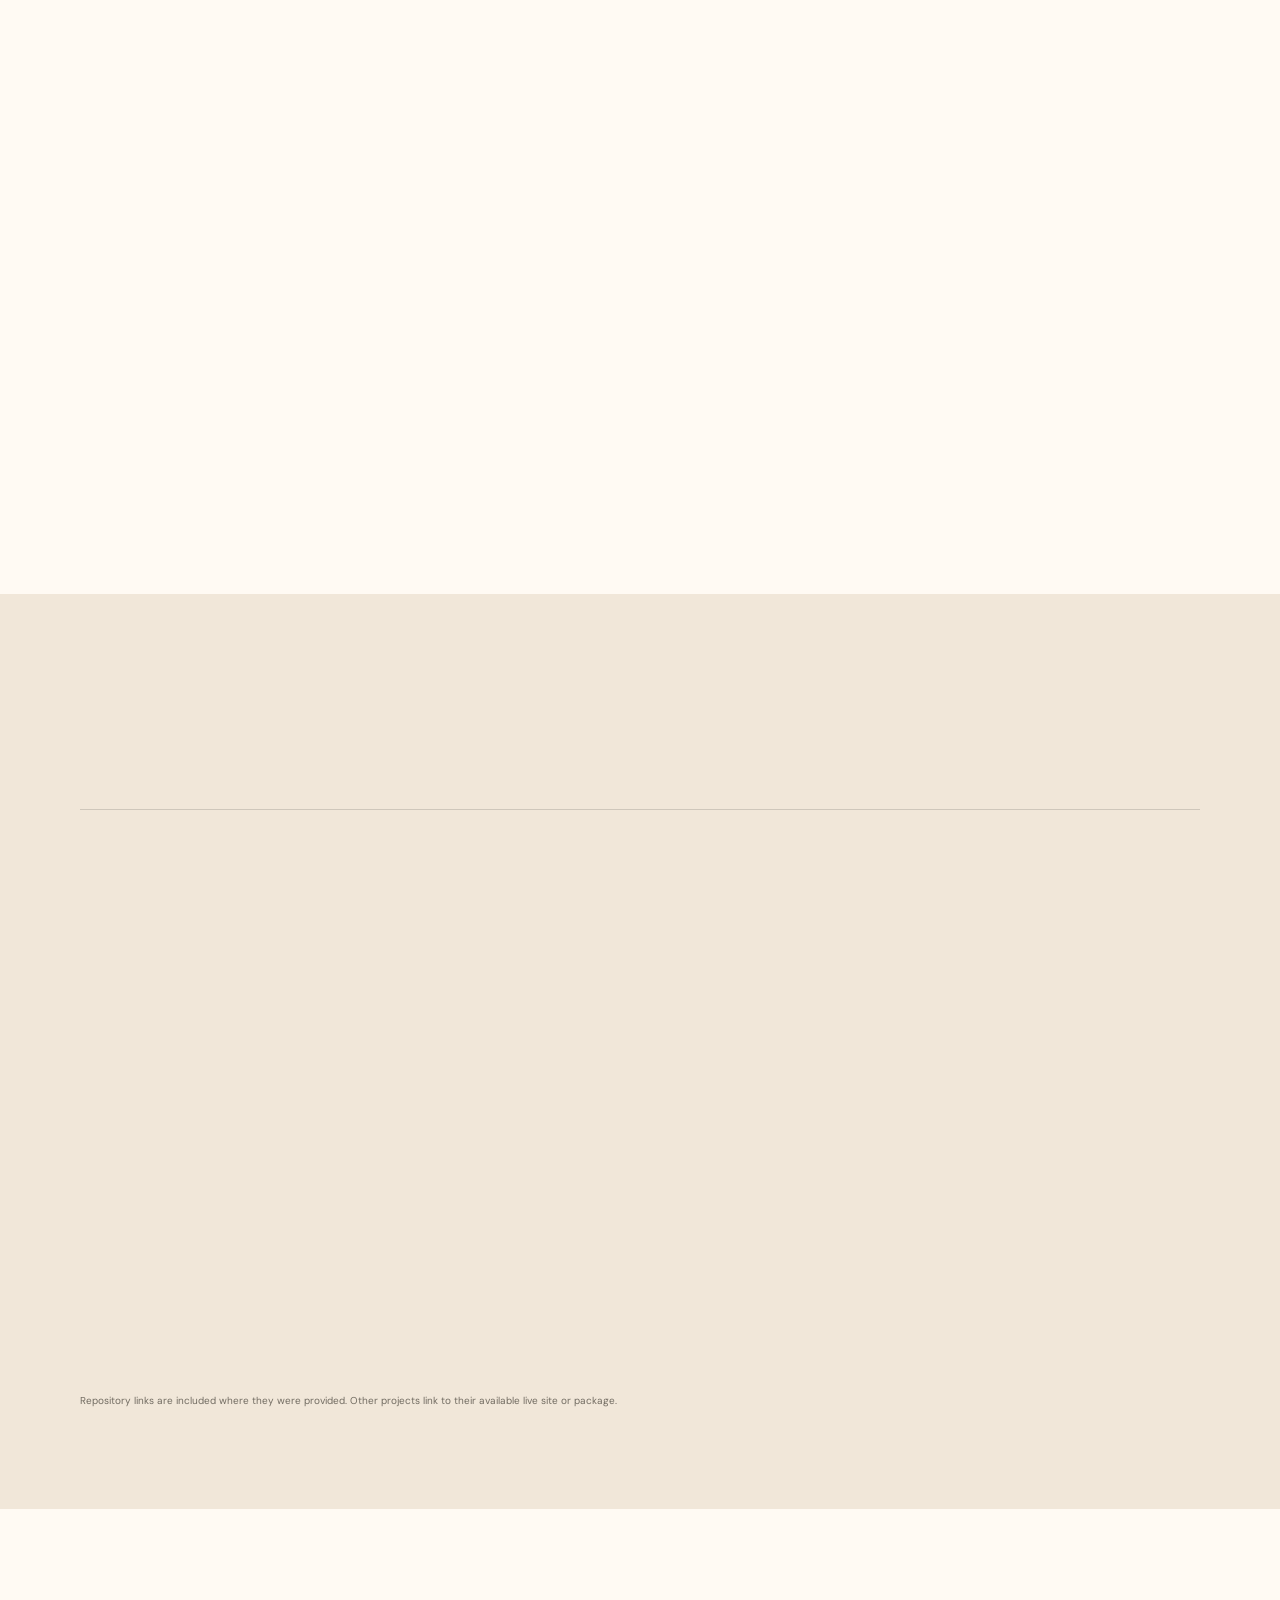
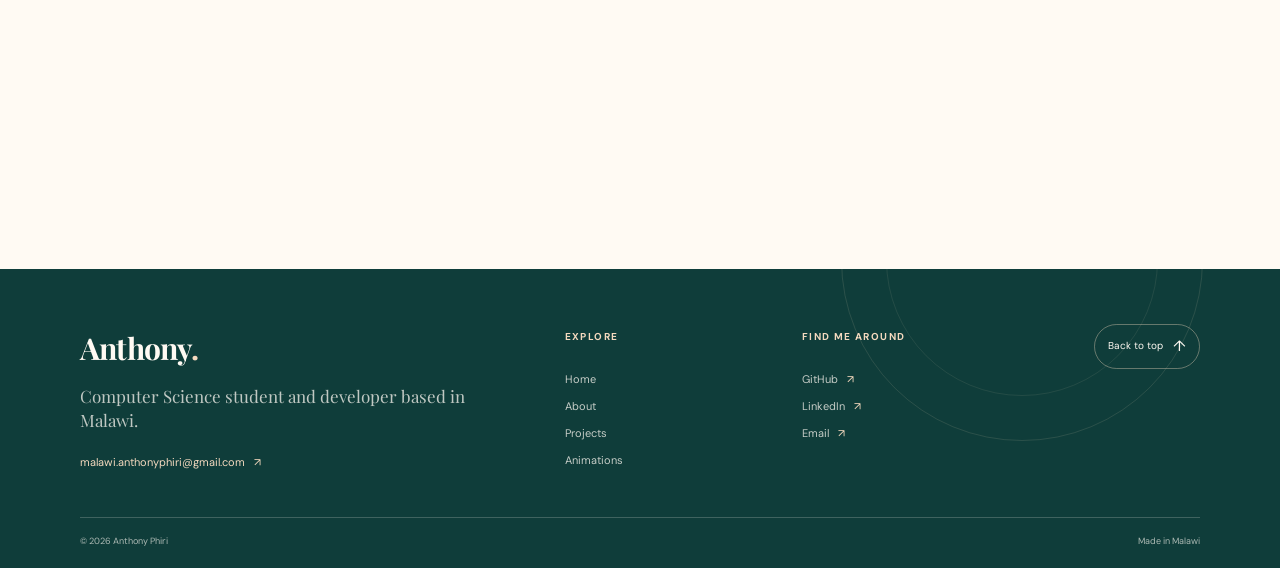
<file: projects.html>
<!DOCTYPE html>
<html lang="en">
<head>
    <meta charset="UTF-8">
    <meta name="viewport" content="width=device-width, initial-scale=1.0">
    <meta name="theme-color" content="#f5dabf">
    <meta name="description" content="Selected software, academic, and personal projects by Anthony Phiri.">
    <link rel="preconnect" href="https://fonts.googleapis.com">
    <link rel="preconnect" href="https://fonts.gstatic.com" crossorigin>
    <link href="https://fonts.googleapis.com/css2?family=DM+Sans:wght@400;500;600;700&family=Playfair+Display:ital,wght@0,500;0,600;0,700;1,500;1,600&display=swap" rel="stylesheet">
    <link rel="stylesheet" href="css/style.css">
    <script src="js/script.js" defer></script>
    <title>Projects — Anthony Phiri</title>
</head>
<body>
    <a class="skip-link" href="#main">Skip to content</a>
    <header class="site-header"><nav class="nav-shell" aria-label="Main navigation">
        <a class="brand" href="index.html" aria-label="Anthony Phiri home">Anthony<span>.</span></a>
        <button class="menu-toggle" type="button" aria-expanded="false" aria-controls="primary-menu" aria-label="Open navigation"><span></span><span></span></button>
        <div class="nav-links" id="primary-menu">
            <a class="nav-link" href="index.html">Home</a><a class="nav-link" href="about.html">About</a>
            <a class="nav-link active" aria-current="page" href="projects.html">Projects</a><a class="nav-link" href="animations.html">Animations</a>
            <a class="nav-cta" href="about.html#contact">Let’s talk <span aria-hidden="true">↗</span></a>
        </div>
    </nav></header>

    <main id="main">
        <section class="page-hero page-width hero-entrance">
            <p class="eyebrow"><span class="eyebrow-line"></span> Selected work · 2023—26</p>
            <h1>Selected projects</h1>
            <p class="page-lede">Academic and personal projects covering web applications, APIs, machine learning, and desktop software. Repository and live links are included where available.</p>
        </section>
        <section class="project-intro page-width" data-reveal><p>These projects cover web applications, APIs, machine learning, and desktop software.</p><a class="text-link" href="https://github.com/Anthony-Phiri-533-MW" target="_blank" rel="noreferrer">Browse GitHub <span aria-hidden="true">↗</span></a></section>

        <section class="page-width section-space">
            <div class="section-heading" data-reveal><div><p class="eyebrow">01 / Selected work</p><h2>Selected work</h2></div></div>
            <div class="project-grid">
                <article class="project-card project-card-feature" data-reveal>
                    <div class="project-visual project-visual-screenshot visual-resume"><img class="project-screenshot" src="images/proresume-ai.png" alt="Screenshot of the ProResume AI website" loading="lazy" decoding="async"><span class="visual-index">P / 01</span></div>
                    <div class="project-meta"><div><p class="project-kind">Personal project · Resume writing</p><h3>ProResume AI</h3><p>Web application that helps users draft and structure a resume.</p></div><a class="project-arrow" href="https://proresumeai.onrender.com" target="_blank" rel="noreferrer" aria-label="Visit ProResume AI">↗</a></div>
                    <div class="project-tags"><span>AI</span><span>Resume writing</span><span>Live project</span></div>
                </article>
                <article class="project-card project-card-feature" data-reveal>
                    <div class="project-visual project-visual-screenshot visual-observability"><img class="project-screenshot" src="images/kweza-observability.png" alt="Screenshot of the Kweza Observability SDK package page" loading="lazy" decoding="async"><span class="visual-index">P / 05</span></div>
                    <div class="project-meta"><div><p class="project-kind">Kweza · Observability SDK</p><h3>Kweza Observability SDK</h3><p>npm package for monitoring application behaviour.</p></div><a class="project-arrow" href="https://www.npmjs.com/package/@kweza-observability/monitor?activeTab=readme" target="_blank" rel="noreferrer" aria-label="View Kweza Observability SDK on npm">↗</a></div>
                    <div class="project-tags"><span>SDK</span><span>Observability</span><span>npm</span></div>
                </article>
                <article class="project-card project-card-feature" data-reveal>
                    <div class="project-visual project-visual-screenshot visual-lake"><img class="project-screenshot" src="images/nyanjayathu.png" alt="Screenshot of the Nyanja Yathu project repository" loading="lazy" decoding="async"><span class="visual-index">A / 01</span></div>
                    <div class="project-meta"><div><p class="project-kind">Machine learning · Satellite data</p><h3>Nyanja Yathu</h3><p>Machine learning experiment using satellite data to monitor Lake Malawi.</p></div><a class="project-arrow" href="https://github.com/Anthony-Phiri-533-MW/nyanjayathu-malawi" target="_blank" rel="noreferrer" aria-label="View Nyanja Yathu repository">↗</a></div>
                    <div class="project-tags"><span>Machine learning</span><span>Satellite data</span></div>
                </article>
                <article class="project-card" data-reveal>
                    <div class="project-visual visual-network"><span class="visual-index">A / 02</span><span class="network-art" aria-hidden="true"><i></i><i></i><i></i><i></i></span><span class="visual-label">POINT TO<br>POINT</span></div>
                    <div class="project-meta"><div><p class="project-kind">Python · Networking</p><h3>TCP/IP File Transfer</h3><p>Python application for transferring files between computers over TCP/IP.</p></div><a class="project-arrow" href="https://github.com/Anthony-Phiri-533-MW/TCP-IP-file-transfer-and-download-application" target="_blank" rel="noreferrer" aria-label="View TCP/IP file transfer repository">↗</a></div>
                    <div class="project-tags"><span>Python</span><span>TCP/IP</span></div>
                </article>
                <article class="project-card" data-reveal>
                    <div class="project-visual project-visual-screenshot visual-api"><img class="project-screenshot" src="images/event-planner.png" alt="Screenshot of the Event Planner Backup API documentation" loading="lazy" decoding="async"><span class="visual-index">A / 04</span></div>
                    <div class="project-meta"><div><p class="project-kind">Python · FastAPI</p><h3>Event Planner Backup API</h3><p>FastAPI service for storing and serving event-planning data.</p></div><a class="project-arrow" href="https://event-planner-application-backup-api.onrender.com/docs" target="_blank" rel="noreferrer" aria-label="View Event Planner API documentation">↗</a></div>
                    <div class="project-tags"><span>Python</span><span>FastAPI</span></div>
                </article>
                <article class="project-card" data-reveal>
                    <div class="project-visual project-visual-screenshot visual-portal"><img class="project-screenshot" src="images/mbsportal-image.png" alt="Screenshot of the MBS Portal API documentation" loading="lazy" decoding="async"><span class="visual-index">A / 06</span></div>
                    <div class="project-meta"><div><p class="project-kind">NestJS · TypeScript · MySQL</p><h3>MBS Portal API</h3><p>NestJS API concept for Malawi Bureau of Standards portal workflows.</p></div><a class="project-arrow" href="https://mbsportal-api.onrender.com/api/v2/docs" target="_blank" rel="noreferrer" aria-label="View MBS Portal API documentation">↗</a></div>
                    <div class="project-tags"><span>NestJS</span><span>MySQL</span><span>TypeScript</span></div>
                </article>
            </div>
        </section>

        <section class="alt-projects">
            <div class="page-width section-space">
                <div class="section-heading" data-reveal><div><p class="eyebrow">02 / Personal &amp; professional</p><h2>Additional projects</h2></div></div>
                <div class="link-project-grid">
                    <article class="link-project" data-reveal><span class="link-project-number">P / 02</span><div><h3>Malawi Health Information</h3><p>Web app providing Malawi-focused health information and resources.</p></div><a href="https://mhi-ovai.onrender.com" target="_blank" rel="noreferrer">Visit project <span aria-hidden="true">↗</span></a></article>
                    <article class="link-project" data-reveal><span class="link-project-number">P / 03</span><div><h3>Book Mockups</h3><p>Browser tool for generating book mockup images.</p></div><a href="https://bookmockups.onrender.com" target="_blank" rel="noreferrer">Visit project <span aria-hidden="true">↗</span></a></article>
                    <article class="link-project" data-reveal><span class="link-project-number">P / 04</span><div><h3>Small Business Items Tracker API</h3><p>API for item tracking in small-business applications.</p></div><a href="https://small-business-items-tracker-api.onrender.com" target="_blank" rel="noreferrer">Visit project <span aria-hidden="true">↗</span></a></article>
                    <article class="link-project" data-reveal><span class="link-project-number">P / 06</span><div><h3>Kweza Digital Solutions</h3><p>Company website and service overview.</p></div><a href="https://kwezadigitalsolutions.com" target="_blank" rel="noreferrer">Visit website <span aria-hidden="true">↗</span></a></article>
                    <article class="link-project" data-reveal><span class="link-project-number">P / 07</span><div><h3>DMI CS Club Voting API</h3><p>API for managing club elections.</p></div><a href="https://sjbu-voting.onrender.com/api/v1/api-docs" target="_blank" rel="noreferrer">View API docs <span aria-hidden="true">↗</span></a></article>
                    <article class="link-project" data-reveal><span class="link-project-number">P / 08</span><div><h3>Fuel Station Management</h3><p>Web app for fuel station operations.</p></div><a href="https://fuel-management-web.vercel.app/login" target="_blank" rel="noreferrer">Visit project <span aria-hidden="true">↗</span></a></article>
                    <article class="link-project" data-reveal><span class="link-project-number">P / 09</span><div><h3>Globe Electronics</h3><p>E-commerce-style website for an electronics store.</p></div><a href="https://globe-electronics.onrender.com" target="_blank" rel="noreferrer">Visit project <span aria-hidden="true">↗</span></a></article>
                    <article class="link-project" data-reveal><span class="link-project-number">A / 03</span><div><h3>Event Planner App</h3><p>Python and Qt5 desktop app for organising events.</p></div><a href="https://github.com/Anthony-Phiri-533-MW/event-planner-app" target="_blank" rel="noreferrer">View repository <span aria-hidden="true">↗</span></a></article>
                    <article class="link-project" data-reveal><span class="link-project-number">A / 05</span><div><h3>Library Management System</h3><p>C program for managing library records and loans.</p></div><a href="https://github.com/Anthony-Phiri-533-MW/library-management-system" target="_blank" rel="noreferrer">View repository <span aria-hidden="true">↗</span></a></article>
                </div>
                <p class="repository-note">Repository links are included where they were provided. Other projects link to their available live site or package.</p>
            </div>
        </section>
        <section class="contact-banner page-width" data-reveal><div><p class="eyebrow">Collaboration</p><h2>Open to collaboration.</h2></div><a class="button button-light" href="about.html#contact">Get in touch <span aria-hidden="true">↗</span></a></section>
    </main>
    <footer class="site-footer">
        <div class="footer-shell page-width">
            <div class="footer-main">
                <div class="footer-intro"><a class="brand footer-brand" href="index.html">Anthony<span>.</span></a><p>Computer Science student and developer based in Malawi.</p><a class="footer-email" href="mailto:malawi.anthonyphiri@gmail.com">malawi.anthonyphiri@gmail.com <span aria-hidden="true">↗</span></a></div>
                <nav class="footer-nav" aria-label="Footer navigation"><h2>Explore</h2><a href="index.html">Home</a><a href="about.html">About</a><a href="projects.html">Projects</a><a href="animations.html">Animations</a></nav>
                <div class="footer-connect"><h2>Find me around</h2><a href="https://github.com/Anthony-Phiri-533-MW" target="_blank" rel="noreferrer">GitHub <span aria-hidden="true">↗</span></a><a href="https://www.linkedin.com/in/anthonyphiri533" target="_blank" rel="noreferrer">LinkedIn <span aria-hidden="true">↗</span></a><a href="mailto:malawi.anthonyphiri@gmail.com">Email <span aria-hidden="true">↗</span></a></div>
                <a class="back-to-top" href="#main">Back to top <span aria-hidden="true">↑</span></a>
            </div>
            <div class="footer-bottom"><small>© <span data-year></span> Anthony Phiri</small><span>Made in Malawi</span></div>
        </div>
    </footer>
</body>
</html>
</file>
<file: css/style.css>
:root {
    color-scheme: light;
    --cream: #f5dabf;
    --paper: #fffaf3;
    --paper-deep: #f1e7d9;
    --green: #0f3d3a;
    --green-soft: #dce8dc;
    --burgundy: #6c151e;
    --ink: #20231f;
    --muted: #716b61;
    --line: rgba(32, 35, 31, .16);
    --serif: "Playfair Display", Georgia, serif;
    --sans: "DM Sans", Arial, sans-serif;
}

* { box-sizing: border-box; }
html { scroll-behavior: smooth; scroll-padding-top: 6rem; overflow-x: clip; }
body { margin: 0; overflow-x: clip; background: var(--paper); color: var(--ink); font-family: var(--sans); font-size: 15px; line-height: 1.65; }
a { color: inherit; }
button, input, textarea { font: inherit; }
::selection { background: var(--green); color: var(--paper); }
.page-width { width: min(1120px, calc(100% - 64px)); margin-inline: auto; }
.section-space { padding-block: 100px; }
.skip-link { position: fixed; z-index: 20; top: 10px; left: 10px; padding: 10px 16px; background: var(--green); color: white; transform: translateY(-150%); }
.skip-link:focus { transform: translateY(0); }

.site-header { position: sticky; z-index: 10; top: 0; background: rgba(255, 250, 243, .94); backdrop-filter: blur(14px); border-bottom: 1px solid rgba(32, 35, 31, .07); }
.nav-shell { width: min(1120px, calc(100% - 64px)); height: 76px; margin: auto; display: flex; align-items: center; justify-content: space-between; }
.brand { color: var(--ink); font-family: var(--serif); font-size: 23px; font-weight: 700; letter-spacing: -.8px; text-decoration: none; }
.brand span { color: var(--burgundy); }
.nav-links { display: flex; align-items: center; gap: 29px; }
.nav-link, .nav-cta { text-decoration: none; font-size: 12px; font-weight: 600; transition: color .2s ease; }
.nav-link { color: var(--muted); }
.nav-link:hover, .nav-link.active { color: var(--burgundy); }
.nav-cta { display: inline-flex; gap: 18px; align-items: center; border-radius: 30px; background: var(--green); color: white; padding: 11px 17px; }
.nav-cta:hover { background: var(--burgundy); }
.menu-toggle { display: none; }

.hero { position: relative; display: grid; grid-template-columns: 1fr .83fr; align-items: center; gap: 60px; min-height: 590px; padding-block: 65px 76px; }
.hero-copy { position: relative; z-index: 1; }
.js .hero-entrance .eyebrow { animation: hero-label-in .55s .08s both; }
.js .hero-entrance h1 { animation: hero-title-in .75s .22s both; }
.js .hero-entrance .hero-intro, .js .hero-entrance .page-lede { animation: hero-copy-in .6s .42s both; }
.js .hero-entrance .role-line { animation: hero-role-in .55s .58s both; }
.js .hero-entrance .hero-actions { animation: hero-action-in .55s .72s both; }
.js .hero-entrance .hero-socials { animation: hero-social-in .6s .88s both; }
.js .hero-entrance .hero-art { animation: hero-art-in .85s .25s both; }
@keyframes hero-label-in { from { opacity: 0; transform: translateX(-24px); } to { opacity: 1; transform: translateX(0); } }
@keyframes hero-title-in { from { opacity: 0; clip-path: inset(0 0 100% 0); transform: translateY(16px); } to { opacity: 1; clip-path: inset(0); transform: translateY(0); } }
@keyframes hero-copy-in { from { opacity: 0; transform: translateY(20px); } to { opacity: 1; transform: translateY(0); } }
@keyframes hero-role-in { from { opacity: 0; transform: translateX(18px); } to { opacity: 1; transform: translateX(0); } }
@keyframes hero-action-in { from { opacity: 0; transform: translateY(15px) scale(.94); } to { opacity: 1; transform: translateY(0) scale(1); } }
@keyframes hero-social-in { from { opacity: 0; transform: translateY(12px); letter-spacing: 2px; } to { opacity: 1; transform: translateY(0); letter-spacing: 0; } }
@keyframes hero-art-in { from { opacity: 0; transform: translateY(18px) scale(.92) rotate(3deg); } to { opacity: 1; transform: translateY(0) scale(1) rotate(0); } }
.eyebrow { margin: 0 0 17px; color: var(--green); font-size: 10px; font-weight: 700; letter-spacing: 1.8px; line-height: 1.5; text-transform: uppercase; }
.eyebrow-line { display: inline-block; width: 25px; height: 1px; margin: 0 9px 3px 0; background: currentColor; }
h1, h2, h3, p { margin-top: 0; }
.hero h1, .page-hero h1 { margin: 0; font-family: var(--serif); font-size: clamp(54px, 7.3vw, 88px); font-weight: 500; letter-spacing: -3.4px; line-height: 1.02; }
h1 em, h2 em { color: var(--burgundy); font-weight: 500; }
.hero-intro { max-width: 490px; margin: 24px 0 16px; color: #55534d; font-size: 15px; }
.role-line { min-height: 27px; color: var(--muted); font-size: 13px; }
.typing-text { color: var(--burgundy); font-weight: 700; }
.typing-cursor { color: var(--burgundy); animation: blink .8s step-end infinite; }
@keyframes blink { 50% { opacity: 0; } }
.hero-actions { display: flex; align-items: center; gap: 25px; margin-top: 27px; }
.button { min-height: 48px; display: inline-flex; align-items: center; justify-content: center; gap: 24px; padding: 0 21px; border: 0; border-radius: 28px; text-decoration: none; font-size: 12px; font-weight: 700; transition: transform .22s ease, box-shadow .22s ease, background .22s ease; cursor: pointer; }
.button:hover { transform: translateY(-3px); box-shadow: 0 9px 20px rgba(32, 35, 31, .15); }
.button-dark { background: var(--green); color: white; }
.button-dark:hover { background: var(--burgundy); }
.button-light { background: var(--paper); color: var(--green); }
.text-link { font-size: 12px; font-weight: 700; text-decoration: none; }
.text-link span, .panel-link span { display: inline-block; margin-left: 6px; transition: transform .2s ease; }
.text-link:hover span, .panel-link:hover span { transform: translateX(4px); }
.hero-socials { display: flex; gap: 22px; margin-top: 54px; }
.hero-socials a, .footer-links a { color: var(--muted); font-size: 11px; text-decoration: none; }
.hero-socials a:hover, .footer-links a:hover { color: var(--burgundy); }
.hero-socials span { color: var(--burgundy); }
.hero-art { position: relative; max-width: 430px; margin: 10px 16px 10px auto; }
.portrait-frame { position: relative; width: min(100%, 370px); height: 425px; margin: auto; padding: 13px; border-radius: 48% 48% 18px 18px; background: var(--green-soft); transform: rotate(2deg); }
.portrait-image { display: block; width: 100%; height: 100%; border-radius: 48% 48% 12px 12px; object-fit: cover; object-position: center 34%; }
.portrait-stamp { position: absolute; z-index: 2; top: 27px; right: -40px; display: grid; place-content: center; width: 90px; height: 90px; border: 1px solid var(--burgundy); border-radius: 50%; color: var(--burgundy); font-size: 9px; font-weight: 700; letter-spacing: 1px; line-height: 1.4; text-align: center; transform: rotate(12deg); }
.hero-note { position: absolute; bottom: 18px; left: -34px; padding: 12px 17px; border-radius: 3px; background: var(--paper); box-shadow: 0 8px 26px rgba(32,35,31,.1); color: var(--muted); font-size: 10px; line-height: 1.6; }
.hero-note span { color: var(--burgundy); }
.hero-sparkle { position: absolute; color: var(--burgundy); }
.sparkle-one { top: 3px; left: 17px; font-size: 29px; }.sparkle-two { right: 2px; bottom: 53px; color: var(--green); font-size: 19px; }

.intro-strip { display: grid; grid-template-columns: 170px 1fr 50px; align-items: center; gap: 28px; padding-block: 36px; border-top: 1px solid var(--line); border-bottom: 1px solid var(--line); }
.intro-strip .eyebrow { margin: 0; }
.intro-statement { max-width: 690px; margin: 0; font-family: var(--serif); font-size: clamp(23px, 3.2vw, 36px); line-height: 1.35; }
.intro-statement em { color: var(--burgundy); }
.round-link, .project-arrow { display: grid; place-items: center; width: 42px; height: 42px; border: 1px solid var(--line); border-radius: 50%; color: var(--green); text-decoration: none; transition: all .2s ease; }
.round-link:hover, .project-arrow:hover { border-color: var(--green); background: var(--green); color: white; transform: rotate(45deg); }

.home-grid { display: grid; grid-template-columns: 1fr 1fr; gap: 20px; }
.feature-panel { position: relative; min-height: 300px; padding: 34px; overflow: hidden; }
.green-panel { background: var(--green); color: var(--paper); }
.green-panel::before { position: absolute; z-index: 0; inset: -35%; background: radial-gradient(circle at 54% 46%, rgba(245,218,191,.2), transparent 38%); content: ""; animation: glow 7s ease-in-out infinite alternate; }
.green-panel::after { position: absolute; z-index: 0; top: 50%; right: -72px; width: 280px; height: 280px; border: 1px solid rgba(245,218,191,.27); border-radius: 50%; content: ""; transform: translateY(-50%); animation: orbit 19s linear infinite; }
.green-panel .eyebrow, .green-panel h2, .green-panel p:not(.eyebrow), .green-panel .panel-link { position: relative; z-index: 1; }
.learning-orbit { position: absolute; z-index: 0; top: 50%; right: 68px; width: 115px; height: 115px; border: 1px solid rgba(245,218,191,.18); border-radius: 50%; transform: translateY(-50%); }
.learning-orbit::before { position: absolute; top: 9px; left: 18px; width: 9px; height: 9px; border-radius: 50%; background: var(--cream); content: ""; }
.burgundy-panel { background: var(--burgundy); color: var(--paper); }
.feature-panel .eyebrow { color: var(--cream); }
.feature-panel h2 { position: relative; z-index: 1; margin: 24px 0 12px; font-family: var(--serif); font-size: 34px; font-weight: 500; line-height: 1.14; }
.feature-panel p:not(.eyebrow) { position: relative; z-index: 1; max-width: 350px; color: rgba(255,250,243,.77); font-size: 12px; }
.panel-link { position: relative; z-index: 1; display: inline-block; margin-top: 10px; color: var(--paper); font-size: 11px; font-weight: 700; text-decoration: none; }
.panel-mark { position: absolute; right: 15px; bottom: -45px; color: rgba(255,255,255,.08); font-family: var(--serif); font-size: 220px; line-height: 1; }
.section-heading { display: flex; align-items: end; justify-content: space-between; gap: 20px; margin-bottom: 35px; }
.section-heading h2, .contact-copy h2, .animation-description h2 { margin: 0; font-family: var(--serif); font-size: clamp(34px, 4vw, 48px); font-weight: 500; letter-spacing: -1.5px; line-height: 1.14; }
.section-heading .eyebrow { margin-bottom: 10px; }
.section-aside { max-width: 270px; margin: 0 0 5px; color: var(--muted); font-size: 12px; }
.focus-list { border-top: 1px solid var(--line); }
.focus-item { display: grid; grid-template-columns: 55px 1.1fr 1fr 30px; gap: 18px; align-items: center; min-height: 75px; border-bottom: 1px solid var(--line); text-decoration: none; transition: padding .2s ease, color .2s ease; }
.focus-item:hover { padding-inline: 8px; color: var(--burgundy); }
.focus-item > span:first-child { color: var(--burgundy); font-size: 10px; }
.focus-item strong { font-family: var(--serif); font-size: 18px; font-weight: 500; }
.focus-item span:nth-child(3) { color: var(--muted); font-size: 11px; }
.focus-item b { font-size: 18px; font-weight: 400; text-align: right; }
.life-gallery { display: grid; grid-template-columns: .9fr 1.1fr 1fr; gap: 16px; align-items: center; padding-bottom: 90px; }
.life-gallery-heading { position: relative; padding: 20px 10px 20px 0; }
.life-gallery-heading h2 { margin: 0 0 15px; font-family: var(--serif); font-size: clamp(29px, 3.4vw, 42px); font-weight: 500; line-height: 1.15; }
.life-gallery-heading h2 em { color: var(--burgundy); }
.life-gallery-heading > p:last-of-type { max-width: 290px; margin: 0; color: var(--muted); font-size: 12px; }
.gallery-doodle { display: block; margin-top: 21px; color: var(--burgundy); font-size: 24px; }
.life-photo { position: relative; min-width: 0; margin: 0; padding: 9px 9px 0; background: var(--paper-deep); }
.life-photo img { display: block; width: 100%; height: 285px; object-fit: cover; }
.life-photo-outdoors { transform: rotate(-2deg); }
.life-photo-outdoors img { object-position: center 35%; }
.life-photo-community { margin-top: 55px; transform: rotate(2deg); }
.life-photo-community img { height: 235px; object-position: 50% 57%; }
.life-photo figcaption { display: flex; flex-direction: column; gap: 2px; padding: 10px 3px 12px; }
.life-photo figcaption span:first-child { color: var(--burgundy); font-size: 8px; font-weight: 700; letter-spacing: 1px; text-transform: uppercase; }
.life-photo figcaption span:last-child { color: var(--muted); font-family: var(--serif); font-size: 14px; }
.contact-banner { position: relative; display: flex; justify-content: space-between; align-items: center; min-height: 250px; margin-block: 25px 85px; padding: 42px 55px; overflow: hidden; background: var(--green); color: var(--paper); }
.contact-banner .eyebrow { color: var(--cream); }
.contact-banner h2 { position: relative; z-index: 1; margin: 0; font-family: var(--serif); font-size: clamp(34px, 4.2vw, 51px); font-weight: 500; line-height: 1.12; }
.contact-banner h2 em { color: var(--cream); }
.contact-banner .button { position: relative; z-index: 1; margin-right: 60px; }
.banner-flower { position: absolute; right: 14px; bottom: -88px; color: rgba(255,255,255,.09); font-size: 240px; line-height: 1; }
.site-footer { position: relative; overflow: hidden; background: var(--green); color: var(--paper); }
.site-footer::before { position: absolute; top: -190px; right: 6%; width: 360px; height: 360px; border: 1px solid rgba(245,218,191,.12); border-radius: 50%; content: ""; pointer-events: none; }
.site-footer::after { position: absolute; top: -145px; right: calc(6% + 45px); width: 270px; height: 270px; border: 1px solid rgba(245,218,191,.09); border-radius: 50%; content: ""; pointer-events: none; }
.footer-shell { position: relative; z-index: 1; }
.footer-main { display: grid; grid-template-columns: 1.6fr .7fr .9fr auto; gap: 45px; align-items: start; padding-block: 55px 43px; }
.footer-brand { display: inline-block; color: var(--paper); font-size: 30px; }
.footer-brand span { color: var(--cream); }
.footer-intro > p { margin: 11px 0 17px; color: rgba(255,250,243,.74); font-family: var(--serif); font-size: 17px; line-height: 1.4; }
.footer-email { display: inline-flex; gap: 9px; align-items: center; color: var(--cream); font-size: 11px; text-decoration: none; }
.footer-email:hover, .footer-nav a:hover, .footer-connect a:hover { color: white; }
.footer-main h2 { margin: 5px 0 15px; color: var(--cream); font-size: 10px; font-weight: 700; letter-spacing: 1.4px; text-transform: uppercase; }
.footer-nav, .footer-connect { display: flex; flex-direction: column; align-items: flex-start; gap: 9px; }
.footer-nav a, .footer-connect a { color: rgba(255,250,243,.76); font-size: 11px; text-decoration: none; transition: color .2s ease; }
.footer-connect a { display: inline-flex; gap: 9px; align-items: center; }
.footer-connect a span { color: var(--cream); }
.back-to-top { display: inline-flex; align-items: center; gap: 10px; padding: 9px 13px; border: 1px solid rgba(245,218,191,.38); border-radius: 24px; color: var(--paper); font-size: 10px; text-decoration: none; transition: background .2s ease, color .2s ease; }
.back-to-top:hover { background: var(--cream); color: var(--green); }
.back-to-top span { font-size: 15px; }
.footer-bottom { display: flex; justify-content: space-between; gap: 15px; padding-block: 16px 19px; border-top: 1px solid rgba(255,250,243,.2); color: rgba(255,250,243,.66); font-size: 9px; }
.footer-bottom small { font-size: inherit; }
.footer-bottom i { margin-left: 4px; color: var(--cream); font-size: 12px; font-style: normal; }

.page-hero { padding-block: 96px 34px; }
.page-hero h1 { font-size: clamp(55px, 8vw, 88px); }
.page-lede { max-width: 570px; margin: 22px 0 0; color: var(--muted); font-size: 15px; }
.about-intro { display: grid; grid-template-columns: .7fr 1.3fr; align-items: center; gap: 95px; }
.about-monogram { position: relative; display: grid; place-items: center; min-height: 360px; overflow: hidden; border: 1px solid rgba(15,61,58,.2); background: var(--green-soft); }
.about-portrait { position: absolute; inset: 0; width: 100%; height: 100%; object-fit: cover; object-position: center 18%; }
.about-monogram p { position: absolute; z-index: 2; bottom: 15px; left: 18px; margin: 0; padding: 7px 10px; background: rgba(255,250,243,.92); color: var(--green); font-size: 10px; font-weight: 700; line-height: 1.5; text-transform: uppercase; }
.about-monogram i { position: absolute; z-index: 2; top: 25px; right: 27px; color: var(--paper); font-size: 25px; font-style: normal; text-shadow: 0 1px 5px rgba(0,0,0,.4); }
.about-copy h2 { max-width: 540px; margin: 0 0 20px; font-family: var(--serif); font-size: clamp(34px, 4.5vw, 51px); font-weight: 500; line-height: 1.17; }
.about-copy > p:not(.eyebrow) { color: #5e5a53; font-size: 13px; }
.about-copy .button { margin-top: 10px; }
.timeline { border-top: 1px solid var(--line); }
.timeline-item { display: grid; grid-template-columns: 155px 1fr 115px; gap: 24px; align-items: start; padding: 24px 0; border-bottom: 1px solid var(--line); }
.timeline-date, .timeline-type { padding-top: 5px; color: var(--muted); font-size: 10px; }
.timeline-type { text-align: right; }
.timeline-item h3 { margin: 0 0 5px; font-family: var(--serif); font-size: 20px; font-weight: 500; }
.timeline-item p { max-width: 600px; margin: 0; color: var(--muted); font-size: 12px; }
.table-wrap { overflow-x: auto; }
table { width: 100%; border-collapse: collapse; text-align: left; }
th { padding: 13px 15px; background: var(--green); color: white; font-size: 10px; letter-spacing: .8px; text-transform: uppercase; }
td { padding: 16px 15px; border-bottom: 1px solid var(--line); font-size: 12px; }
td:first-child { font-weight: 700; }
.certification-row { display: grid; grid-template-columns: 190px 1fr; gap: 25px; margin-top: 25px; }
.certification-row .eyebrow { margin: 2px 0; }
.certification-row p:last-child { color: var(--muted); font-size: 12px; }
.certification-row strong { color: var(--ink); }
.certification-row span { margin-inline: 8px; color: var(--burgundy); }
.skills-section { background: var(--paper-deep); width: 100%; padding-inline: max(32px, calc((100% - 1120px) / 2)); }
.skills-grid { display: grid; grid-template-columns: repeat(4, 1fr); gap: 12px; }
.skill-card { min-height: 175px; padding: 22px; background: var(--paper); }
.skill-card > span { color: var(--burgundy); font-size: 10px; }
.skill-card h3 { margin: 17px 0 7px; font-family: var(--serif); font-size: 18px; font-weight: 500; }
.skill-card p { margin: 0; color: var(--muted); font-size: 11px; }
.career-section { width: 100%; padding-inline: max(32px, calc((100% - 1120px) / 2)); background: var(--paper-deep); }
.career-goals-group + .career-goals-group { margin-top: 46px; }
.career-group-title { margin: 0 0 16px; font-family: var(--serif); font-size: 28px; font-weight: 500; }
.career-grid { display: grid; grid-template-columns: repeat(2, 1fr); gap: 12px; }
.career-card { min-height: 160px; padding: 22px; background: var(--paper); }
.career-card > span { color: var(--burgundy); font-size: 10px; }
.career-card h4 { margin: 14px 0 7px; font-family: var(--serif); font-size: 18px; font-weight: 500; }
.career-card p { margin: 0; color: var(--muted); font-size: 11px; }
.contact-section { display: grid; grid-template-columns: 1fr .8fr; gap: 90px; }
.contact-copy > p:not(.eyebrow) { max-width: 420px; margin-top: 17px; color: var(--muted); font-size: 13px; }
.contact-detail { display: flex; justify-content: space-between; gap: 15px; max-width: 420px; padding-block: 13px; border-bottom: 1px solid var(--line); color: var(--green); font-size: 11px; text-decoration: none; }
.contact-detail span { color: var(--burgundy); }
.contact-form { display: flex; flex-direction: column; }
.contact-form label { margin: 10px 0 5px; font-size: 11px; font-weight: 700; }
.contact-form input, .contact-form textarea { width: 100%; padding: 11px 12px; border: 1px solid var(--line); border-radius: 0; outline: none; background: transparent; color: var(--ink); }
.contact-form input:focus, .contact-form textarea:focus { border-color: var(--green); box-shadow: 0 0 0 2px rgba(15,61,58,.1); }
.contact-form textarea { resize: vertical; }
.contact-form .button { align-self: flex-start; margin-top: 16px; }
.form-note { margin: 10px 0 0; color: var(--muted); font-size: 10px; }

.project-intro { display: flex; justify-content: space-between; align-items: center; gap: 30px; padding-block: 22px; border-top: 1px solid var(--line); border-bottom: 1px solid var(--line); }
.project-intro p { margin: 0; color: var(--muted); font-size: 12px; }
.project-intro .text-link { flex: 0 0 auto; }
.project-grid { display: grid; grid-template-columns: repeat(2, 1fr); gap: 35px 20px; }
.project-card { min-width: 0; }
.project-visual { position: relative; height: 240px; display: flex; align-items: end; padding: 22px; overflow: hidden; color: var(--paper); }
.project-visual.project-visual-screenshot { height: auto; aspect-ratio: 16 / 9; padding: 0; }
.project-screenshot { position: absolute; inset: 0; width: 100%; height: 100%; object-fit: cover; object-position: center; transition: transform .35s ease; }
.project-card:hover .project-screenshot { transform: scale(1.025); }
.visual-index { position: absolute; z-index: 1; top: 12px; left: 12px; padding: 6px 8px; border-radius: 2px; background: rgba(15,61,58,.88); color: var(--paper); font-size: 9px; letter-spacing: 1px; }
.visual-label { position: relative; z-index: 1; font-family: var(--serif); font-size: 21px; font-weight: 600; line-height: 1.08; letter-spacing: .5px; }
.visual-lake { background: linear-gradient(155deg, transparent 48%, rgba(15,61,58,.65) 49%), linear-gradient(160deg, #a9c2b9 0 35%, #597d72 35% 56%, #20574e 56% 73%, #143b39 73%); }
.visual-network { background: linear-gradient(135deg,#d9ba9d,#6d3b39 48%,#182f30); }
.network-art { position: absolute; top: 55px; right: 50px; width: 180px; height: 125px; background: radial-gradient(circle at 15% 50%, var(--cream) 0 4px, transparent 5px), radial-gradient(circle at 50% 20%, var(--cream) 0 4px, transparent 5px), radial-gradient(circle at 85% 50%, var(--cream) 0 4px, transparent 5px), radial-gradient(circle at 50% 85%, var(--cream) 0 4px, transparent 5px); }
.network-art::before, .network-art::after { position: absolute; content: ""; width: 100%; height: 1px; top: 50%; left: 0; background: rgba(245,218,191,.65); transform: rotate(-20deg); }
.network-art::after { transform: rotate(20deg); }
.visual-resume { background: linear-gradient(135deg,#d5bc9f,#896d5b 52%,#6c151e); }
.visual-observability { background: linear-gradient(140deg,#163d39,#387268 55%,#c9b391); }
.visual-calendar { background: linear-gradient(135deg,#d7e3d6,#9bb4a6 53%,#406863); color: var(--green); }
.calendar-art { position: absolute; top: 48px; right: 28px; width: 190px; height: 130px; display: grid; grid-template-columns: repeat(3, 1fr); padding: 14px; background: rgba(255,250,243,.88); box-shadow: 12px 12px 0 rgba(15,61,58,.13); text-align: center; transform: rotate(4deg); }
.calendar-art b { color: var(--muted); font-size: 8px; }.calendar-art i { color: var(--green); font-family: var(--serif); font-size: 27px; font-style: normal; }
.visual-api { background: linear-gradient(135deg,#203e3b,#496b5e 55%,#c4a688); }
.visual-library { background: linear-gradient(135deg,#e7d1b8,#967c68 45%,#3c4a40); }
.book-stack { position: absolute; top: 55px; right: 58px; display: flex; align-items: end; gap: 5px; height: 125px; transform: rotate(-8deg); }
.book-stack i { display: block; width: 37px; height: 100px; background: #6c151e; box-shadow: inset 6px 0 rgba(255,255,255,.12); }
.book-stack i:nth-child(2) { height: 125px; background: #0f3d3a; }.book-stack i:nth-child(3) { height: 86px; background: #d4ae83; }
.visual-portal { background: linear-gradient(145deg,#5d7c6f,#c8bd9f 55%,#6c151e); }
.project-meta { display: flex; justify-content: space-between; gap: 15px; align-items: center; padding-top: 15px; }
.project-kind { margin: 0 0 4px; color: var(--burgundy); font-size: 9px; font-weight: 700; letter-spacing: .7px; text-transform: uppercase; }
.project-meta h3 { margin: 0 0 5px; font-family: var(--serif); font-size: 22px; font-weight: 500; }
.project-meta p:not(.project-kind) { max-width: 470px; margin: 0; color: var(--muted); font-size: 11px; }
.project-meta .project-problem { margin-top: 7px; color: var(--green); font-size: 10px; }
.project-arrow { flex: 0 0 auto; }
.project-tags { display: flex; gap: 7px; flex-wrap: wrap; margin-top: 12px; }
.project-tags span { padding: 4px 9px; border: 1px solid var(--line); border-radius: 20px; color: var(--muted); font-size: 9px; }
.alt-projects { background: var(--paper-deep); }
.link-project-grid { display: grid; grid-template-columns: repeat(2, 1fr); border-top: 1px solid var(--line); }
.link-project { display: grid; grid-template-columns: 55px 1fr auto; align-items: center; gap: 12px; min-height: 112px; padding: 17px 14px; border-bottom: 1px solid var(--line); transition: background .2s ease; }
.link-project:nth-child(odd) { border-right: 1px solid var(--line); }
.link-project:hover { background: rgba(255,250,243,.48); }
.link-project-number { align-self: start; padding-top: 5px; color: var(--burgundy); font-size: 9px; }
.link-project h3 { margin: 0 0 4px; font-family: var(--serif); font-size: 17px; font-weight: 500; line-height: 1.3; }
.link-project p { margin: 0; color: var(--muted); font-size: 10px; }
.link-project .project-problem { margin-top: 6px; color: var(--green); }
.link-project > a { display: flex; gap: 8px; align-items: center; color: var(--green); font-size: 10px; font-weight: 700; text-decoration: none; white-space: nowrap; }
.link-project > a:hover { color: var(--burgundy); }
.repository-note { margin: 23px 0 0; color: var(--muted); font-size: 10px; }

.animation-showcase { display: grid; grid-template-columns: 1.1fr .9fr; gap: 80px; align-items: center; }
.animation-stage { position: relative; height: 390px; display: grid; place-items: center; overflow: hidden; background: var(--green); color: var(--paper); }
.animation-stage::before { position: absolute; content: ""; inset: -25%; background: radial-gradient(circle at 50% 50%, rgba(245,218,191,.2), transparent 45%); animation: glow 7s ease-in-out infinite alternate; }
@keyframes glow { from { transform: scale(.88); opacity: .6; } to { transform: scale(1.12); opacity: 1; } }
.orbit { position: absolute; width: 245px; height: 245px; border: 1px solid rgba(245,218,191,.4); border-radius: 50%; }
.orbit-one { animation: orbit 17s linear infinite; }.orbit-two { width: 310px; height: 145px; border-color: rgba(245,218,191,.24); transform: rotate(-36deg); animation: orbit-reverse 23s linear infinite; }
.orbit-one::before, .orbit-two::before { position: absolute; top: 11%; left: 13%; width: 10px; height: 10px; border-radius: 50%; background: var(--cream); content: ""; }
@keyframes orbit { to { transform: rotate(360deg); } } @keyframes orbit-reverse { to { transform: rotate(324deg); } }
.stage-center { position: relative; z-index: 1; text-align: center; }.stage-center p { margin: 8px 0 0; font-family: var(--serif); font-size: 22px; line-height: 1.2; }
.stage-star { color: var(--cream); font-size: 34px; }
.stage-label { position: absolute; padding: 6px 10px; border: 1px solid rgba(255,250,243,.25); border-radius: 20px; background: rgba(255,250,243,.1); backdrop-filter: blur(8px); color: rgba(255,250,243,.82); font-size: 9px; letter-spacing: 1px; text-transform: uppercase; }
.stage-label-one { bottom: 18px; left: 20px; }.stage-label-two { top: 20px; right: 20px; }
.animation-description h2 { margin-bottom: 17px; }
.animation-description > p:not(.eyebrow) { max-width: 360px; color: var(--muted); font-size: 12px; }
.animation-description .text-link { display: inline-block; margin-top: 8px; color: var(--green); }
.animation-videos { padding-bottom: 20px; }
.video-grid { display: grid; grid-template-columns: repeat(3, minmax(0, 1fr)); gap: 16px; }
.video-card { min-width: 0; border: 1px solid var(--line); background: var(--paper); transition: transform .25s ease, box-shadow .25s ease; }
.video-card:hover { transform: translateY(-4px); box-shadow: 0 12px 25px rgba(32,35,31,.1); }
.video-frame { aspect-ratio: 16 / 10; overflow: hidden; background: var(--green); }
.video-frame video { display: block; width: 100%; height: 100%; object-fit: contain; background: var(--green); }
.video-caption { padding: 15px 17px 17px; }
.video-caption span { color: var(--burgundy); font-size: 9px; font-weight: 700; letter-spacing: 1px; text-transform: uppercase; }
.video-caption h3 { margin: 5px 0 0; font-family: var(--serif); font-size: 19px; font-weight: 500; }
.concept-grid { display: grid; grid-template-columns: repeat(2, 1fr); gap: 14px; }
.concept-card { position: relative; min-height: 270px; padding: 28px; overflow: hidden; background: var(--paper-deep); transition: transform .25s ease, box-shadow .25s ease; }
.concept-card:hover, .concept-card:focus-within { transform: translateY(-5px); box-shadow: 0 14px 28px rgba(32,35,31,.1); }
.concept-number { position: absolute; top: 23px; right: 25px; color: var(--burgundy); font-size: 10px; }
.concept-card .eyebrow { margin: 0 0 20px; }
.concept-card h3 { min-height: 78px; margin: 0 0 10px; font-family: var(--serif); font-size: 30px; font-weight: 500; line-height: 1.17; }
.concept-card > p:not(.eyebrow) { max-width: 340px; margin: 0; color: var(--muted); font-size: 11px; }
.concept-typing { background: var(--green-soft); }
.concept-typing h3 { font-size: 26px; }
.concept-hover { background: #f0dfd0; }
.letter-link { display: inline-flex; align-items: center; gap: 3px; margin-top: 17px; color: var(--green); text-decoration: none; }
.letter-tile { position: relative; display: grid; width: 31px; height: 36px; place-items: center; overflow: hidden; background: var(--green); color: var(--paper); font-size: 12px; font-weight: 700; }
.letter-tile::before { position: absolute; inset: 0; display: grid; place-items: center; background: var(--burgundy); color: var(--paper); content: attr(data-next); transform: translateY(105%); transition: transform .35s ease; }
.letter-tile:nth-child(even)::before { transform: translateY(-105%); }
.letter-link:hover .letter-tile::before, .letter-link:focus-visible .letter-tile::before { transform: translateY(0); }
.letter-link:focus-visible { outline: 2px solid var(--burgundy); outline-offset: 4px; }
.letter-arrow { margin-left: 7px; font-size: 17px; transition: transform .2s ease; }
.letter-link:hover .letter-arrow, .letter-link:focus-visible .letter-arrow { transform: translate(3px, -3px); }
.concept-scroll { background: var(--burgundy); color: var(--paper); }
.concept-scroll .eyebrow, .concept-scroll .concept-number { color: var(--cream); }
.concept-scroll > p:not(.eyebrow) { color: rgba(255,250,243,.72); }
.reveal-pill { display: inline-block; margin-top: 19px; padding: 6px 10px; border: 1px solid rgba(255,250,243,.4); border-radius: 20px; color: var(--paper); font-size: 9px; }
.concept-progress { background: var(--paper); border: 1px solid var(--line); }
.progress-list { display: grid; gap: 10px; margin-top: 15px; }
.progress-list div { display: grid; grid-template-columns: 130px 1fr; gap: 10px; align-items: center; color: var(--muted); font-size: 9px; }
.progress-list i { position: relative; height: 5px; overflow: hidden; border-radius: 5px; background: var(--paper-deep); }
.progress-list i::after { position: absolute; inset: 0 auto 0 0; width: var(--level); border-radius: inherit; background: var(--green); content: ""; transform: scaleX(0); transform-origin: left; transition: transform 1.2s cubic-bezier(.2,.7,.2,1); }
.is-visible .progress-list i::after { transform: scaleX(1); }
.carousel-showcase { display: grid; grid-template-columns: 1fr .9fr; align-items: center; gap: 40px; margin-top: 58px; padding: 28px 36px; overflow: hidden; background: var(--green); color: var(--paper); }
.carousel-copy .eyebrow { color: var(--cream); }
.carousel-copy h3 { margin: 0 0 12px; font-family: var(--serif); font-size: 35px; font-weight: 500; line-height: 1.16; }
.carousel-copy h3 em { color: var(--cream); }
.carousel-copy > p:last-child { max-width: 350px; margin: 0; color: rgba(255,250,243,.75); font-size: 11px; }
.carousel-stage { position: relative; height: 270px; display: grid; place-items: center; overflow: hidden; perspective: 900px; }
.carousel-ring { --card-width: 88px; --card-height: 118px; --ring-depth: 122px; position: relative; width: var(--card-width); height: var(--card-height); transform-style: preserve-3d; animation: carousel-spin 24s linear infinite; }
.carousel-card { position: absolute; inset: 0; display: flex; flex-direction: column; justify-content: space-between; padding: 11px 9px; border: 1px solid rgba(255,250,243,.65); background: rgba(255,250,243,.12); box-shadow: inset 0 0 18px rgba(255,250,243,.08); color: var(--paper); font-family: var(--serif); font-size: 11px; font-weight: 600; letter-spacing: .8px; backface-visibility: hidden; transform: rotateY(var(--angle)) translateZ(var(--ring-depth)); }
.carousel-card:nth-child(even) { background: rgba(108,21,30,.76); }
.carousel-card:nth-child(3n) { background: rgba(245,218,191,.2); }
.carousel-card span { align-self: flex-end; color: var(--cream); font-family: var(--sans); font-size: 8px; }
.carousel-center { position: absolute; color: var(--cream); font-size: 24px; pointer-events: none; }
@keyframes carousel-spin { from { transform: perspective(900px) rotateX(-10deg) rotateY(0); } to { transform: perspective(900px) rotateX(-10deg) rotateY(360deg); } }

.js [data-reveal] { opacity: 0; transform: translateY(18px); transition: opacity .65s ease, transform .65s ease; }
.js [data-reveal].is-visible { opacity: 1; transform: translateY(0); }
.js .scroll-reveal-demo[data-reveal] { opacity: 0; transform: translateY(56px) scale(.9) rotate(-3deg); transition: opacity .8s ease, transform .8s cubic-bezier(.2,.8,.2,1); }
.js .scroll-reveal-demo[data-reveal].is-visible { opacity: 1; transform: translateY(0) scale(1) rotate(0); }
.scroll-reveal-demo .reveal-pill { transition: background .35s ease, transform .5s .25s ease; }
.js .scroll-reveal-demo[data-reveal]:not(.is-visible) .reveal-pill { transform: translateY(12px); }
.js .scroll-reveal-demo[data-reveal].is-visible .reveal-pill { transform: translateY(0); background: rgba(255,250,243,.12); }
.project-card[data-reveal]:nth-child(2n), .skill-card[data-reveal]:nth-child(2n) { transition-delay: .08s; }

@media (max-width: 800px) {
    .page-width, .nav-shell { width: min(100% - 40px, 680px); }
    .nav-shell { height: 68px; }
    .menu-toggle { width: 42px; height: 42px; display: grid; place-content: center; gap: 6px; border: 1px solid var(--line); border-radius: 50%; background: transparent; }
    .menu-toggle span { width: 16px; height: 1px; background: var(--green); transition: transform .2s ease; }
    .menu-toggle[aria-expanded="true"] span:first-child { transform: translateY(3.5px) rotate(45deg); }
    .menu-toggle[aria-expanded="true"] span:last-child { transform: translateY(-3.5px) rotate(-45deg); }
    .nav-links { position: absolute; top: 68px; right: 0; left: 0; display: none; align-items: stretch; gap: 0; padding: 10px 20px 20px; border-bottom: 1px solid var(--line); background: var(--paper); }
    .nav-links.is-open { display: flex; flex-direction: column; }
    .nav-link { padding: 12px 5px; border-bottom: 1px solid var(--line); }
    .nav-cta { align-self: flex-start; margin-top: 14px; }
    .hero { grid-template-columns: 1fr .8fr; gap: 25px; min-height: 520px; }
    .hero h1 { font-size: clamp(52px, 8vw, 68px); }
    .portrait-frame { height: 340px; }
    .portrait-stamp { right: -18px; width: 75px; height: 75px; font-size: 8px; }
    .hero-note { left: -15px; }
    .intro-strip { grid-template-columns: 130px 1fr 42px; gap: 15px; }
    .section-space { padding-block: 75px; }
    .about-intro { gap: 42px; }
    .about-monogram { min-height: 290px; }
    .about-monogram::before { width: 190px; height: 190px; }.about-monogram::after { width: 230px; height: 230px; }
    .about-monogram > span { font-size: 78px; }
    .skills-grid { grid-template-columns: repeat(2, 1fr); }
    .contact-section { gap: 40px; }
    .life-gallery { grid-template-columns: .9fr 1.1fr; gap: 14px; }
    .life-gallery-heading { grid-column: 1 / -1; }
    .life-gallery-heading h2 br { display: none; }
    .life-photo img { height: 250px; }
    .life-photo-community { margin-top: 38px; }
    .life-photo-community img { height: 205px; }
    .animation-showcase { gap: 38px; }
    .animation-stage { height: 330px; }
    .video-grid { grid-template-columns: repeat(2, minmax(0, 1fr)); }
    .carousel-showcase { gap: 18px; padding: 22px; }
    .carousel-stage { height: 240px; }
    .carousel-ring { --card-width: 78px; --card-height: 108px; --ring-depth: 105px; }
    .project-visual { height: 205px; }
    .footer-main { grid-template-columns: 1.3fr 1fr 1fr; gap: 30px; }
    .back-to-top { grid-column: 1 / -1; justify-self: start; }
}
@media (max-width: 560px) {
    body { font-size: 14px; }
    .page-width, .nav-shell { width: calc(100% - 36px); }
    .hero { grid-template-columns: 1fr; gap: 28px; padding-block: 58px 52px; }
    .hero h1, .page-hero h1 { letter-spacing: -2px; }
    .hero-intro { font-size: 13px; }
    .hero-art { width: min(100%, 315px); margin: 0 auto 15px; }
    .portrait-frame { height: 345px; }
    .hero-note { left: -9px; bottom: 9px; }
    .hero-socials { margin-top: 33px; }
    .intro-strip { grid-template-columns: 1fr 42px; gap: 12px; }
    .intro-strip .eyebrow { grid-column: 1; }
    .intro-statement { grid-column: 1; font-size: 24px; }
    .intro-strip .round-link { grid-column: 2; grid-row: 1 / span 2; }
    .home-grid { grid-template-columns: 1fr; gap: 12px; }
    .life-gallery { grid-template-columns: 1fr 1fr; gap: 10px; padding-bottom: 58px; }
    .life-gallery-heading h2 { font-size: 31px; }
    .life-gallery-heading > p:last-of-type { font-size: 11px; }
    .life-photo { padding: 6px 6px 0; }
    .life-photo img { height: 190px; }
    .life-photo-community { margin-top: 30px; }
    .life-photo-community img { height: 160px; }
    .life-photo figcaption { padding: 8px 2px 10px; }
    .life-photo figcaption span:last-child { font-size: 12px; }
    .feature-panel { min-height: 270px; padding: 27px; }
    .feature-panel h2 { font-size: 31px; }
    .section-space { padding-block: 62px; }
    .section-heading { display: block; }
    .section-aside { margin-top: 12px; }
    .focus-item { grid-template-columns: 30px 1fr 25px; gap: 10px; padding-block: 13px; }
    .focus-item strong { font-size: 15px; }
    .focus-item span:nth-child(3) { grid-column: 2; grid-row: 2; }
    .focus-item b { grid-column: 3; grid-row: 1 / span 2; }
    .contact-banner { display: block; min-height: 260px; margin-block: 10px 55px; padding: 30px 25px; }
    .contact-banner .button { margin: 24px 0 0; }
    .banner-flower { right: 0; bottom: -65px; font-size: 180px; }
    .footer-main { grid-template-columns: 1fr 1fr; gap: 30px 20px; padding-block: 38px 30px; }
    .footer-intro { grid-column: 1 / -1; }
    .footer-bottom { flex-direction: column; gap: 5px; }
    .page-hero { padding-block: 66px 20px; }
    .page-hero h1 { font-size: clamp(48px, 13vw, 67px); }
    .page-lede { font-size: 13px; }
    .about-intro { grid-template-columns: 1fr; gap: 35px; }
    .about-monogram { min-height: 260px; }
    .about-copy h2 { font-size: 39px; }
    .timeline-item { grid-template-columns: 1fr auto; gap: 7px 12px; padding-block: 18px; }
    .timeline-date { grid-column: 1; grid-row: 1; }
    .timeline-type { grid-column: 2; grid-row: 1; }
    .timeline-item > div { grid-column: 1 / -1; grid-row: 2; }
    .timeline-item h3 { font-size: 18px; }
    td { min-width: 150px; padding: 12px 10px; font-size: 10px; }
    th { min-width: 130px; padding-inline: 10px; font-size: 9px; }
    .certification-row { grid-template-columns: 1fr; gap: 8px; }
    .skills-section { padding-inline: 18px; }
    .career-section { padding-inline: 18px; }
    .career-grid { grid-template-columns: 1fr; }
    .skills-grid { gap: 9px; }
    .skill-card { min-height: 170px; padding: 16px; }
    .skill-card h3 { font-size: 16px; }
    .contact-section { grid-template-columns: 1fr; gap: 35px; }
    .project-intro { display: block; }
    .project-intro .text-link { display: inline-block; margin-top: 12px; }
    .project-grid, .link-project-grid, .concept-grid { grid-template-columns: 1fr; }
    .project-visual { height: 220px; }
    .link-project:nth-child(odd) { border-right: 0; }
    .link-project { grid-template-columns: 42px 1fr auto; gap: 8px; min-height: 102px; padding-inline: 4px; }
    .link-project > a { font-size: 9px; }
    .animation-showcase { grid-template-columns: 1fr; gap: 32px; }
    .animation-stage { height: 300px; }
    .video-grid { grid-template-columns: 1fr; }
    .video-frame { aspect-ratio: 16 / 9; }
    .carousel-showcase { grid-template-columns: 1fr; gap: 10px; margin-top: 35px; padding: 25px 20px 10px; }
    .carousel-copy h3 { font-size: 31px; }
    .carousel-stage { height: 235px; }
    .carousel-ring { --card-width: 72px; --card-height: 98px; --ring-depth: 92px; }
    .concept-card { min-height: 245px; }
    .progress-list div { grid-template-columns: 115px 1fr; }
}
@media (prefers-reduced-motion: reduce) {
    *, *::before, *::after { scroll-behavior: auto !important; animation-duration: .01ms !important; animation-iteration-count: 1 !important; transition-duration: .01ms !important; }
    .js [data-reveal] { opacity: 1; transform: none; }
    .js .hero-entrance > *, .js .hero-entrance .hero-copy > *, .js .hero-entrance .hero-art { animation: none; }
    .js .scroll-reveal-demo[data-reveal] { opacity: 1; transform: none; }
    .carousel-ring { animation: none; transform: perspective(900px) rotateX(-10deg) rotateY(-10deg); }
    .green-panel::before, .green-panel::after { animation: none; }
}
</file>
